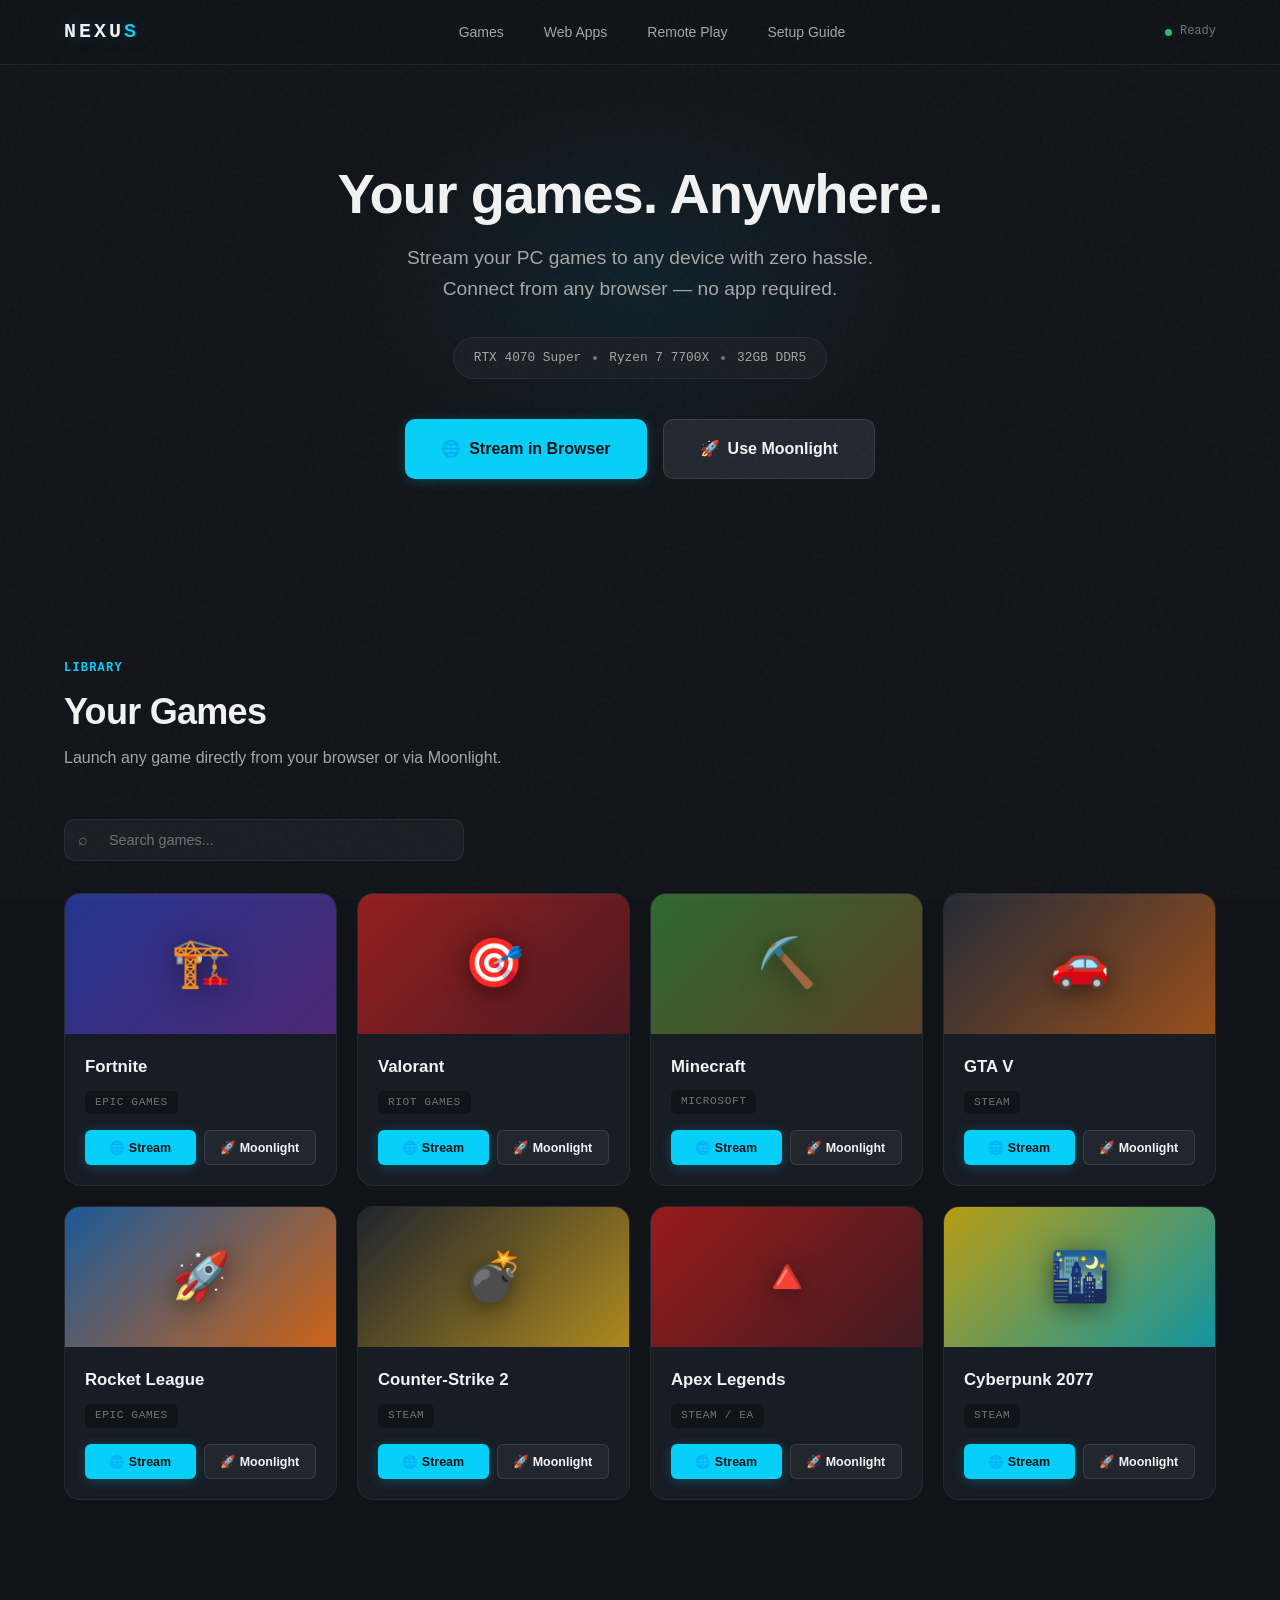
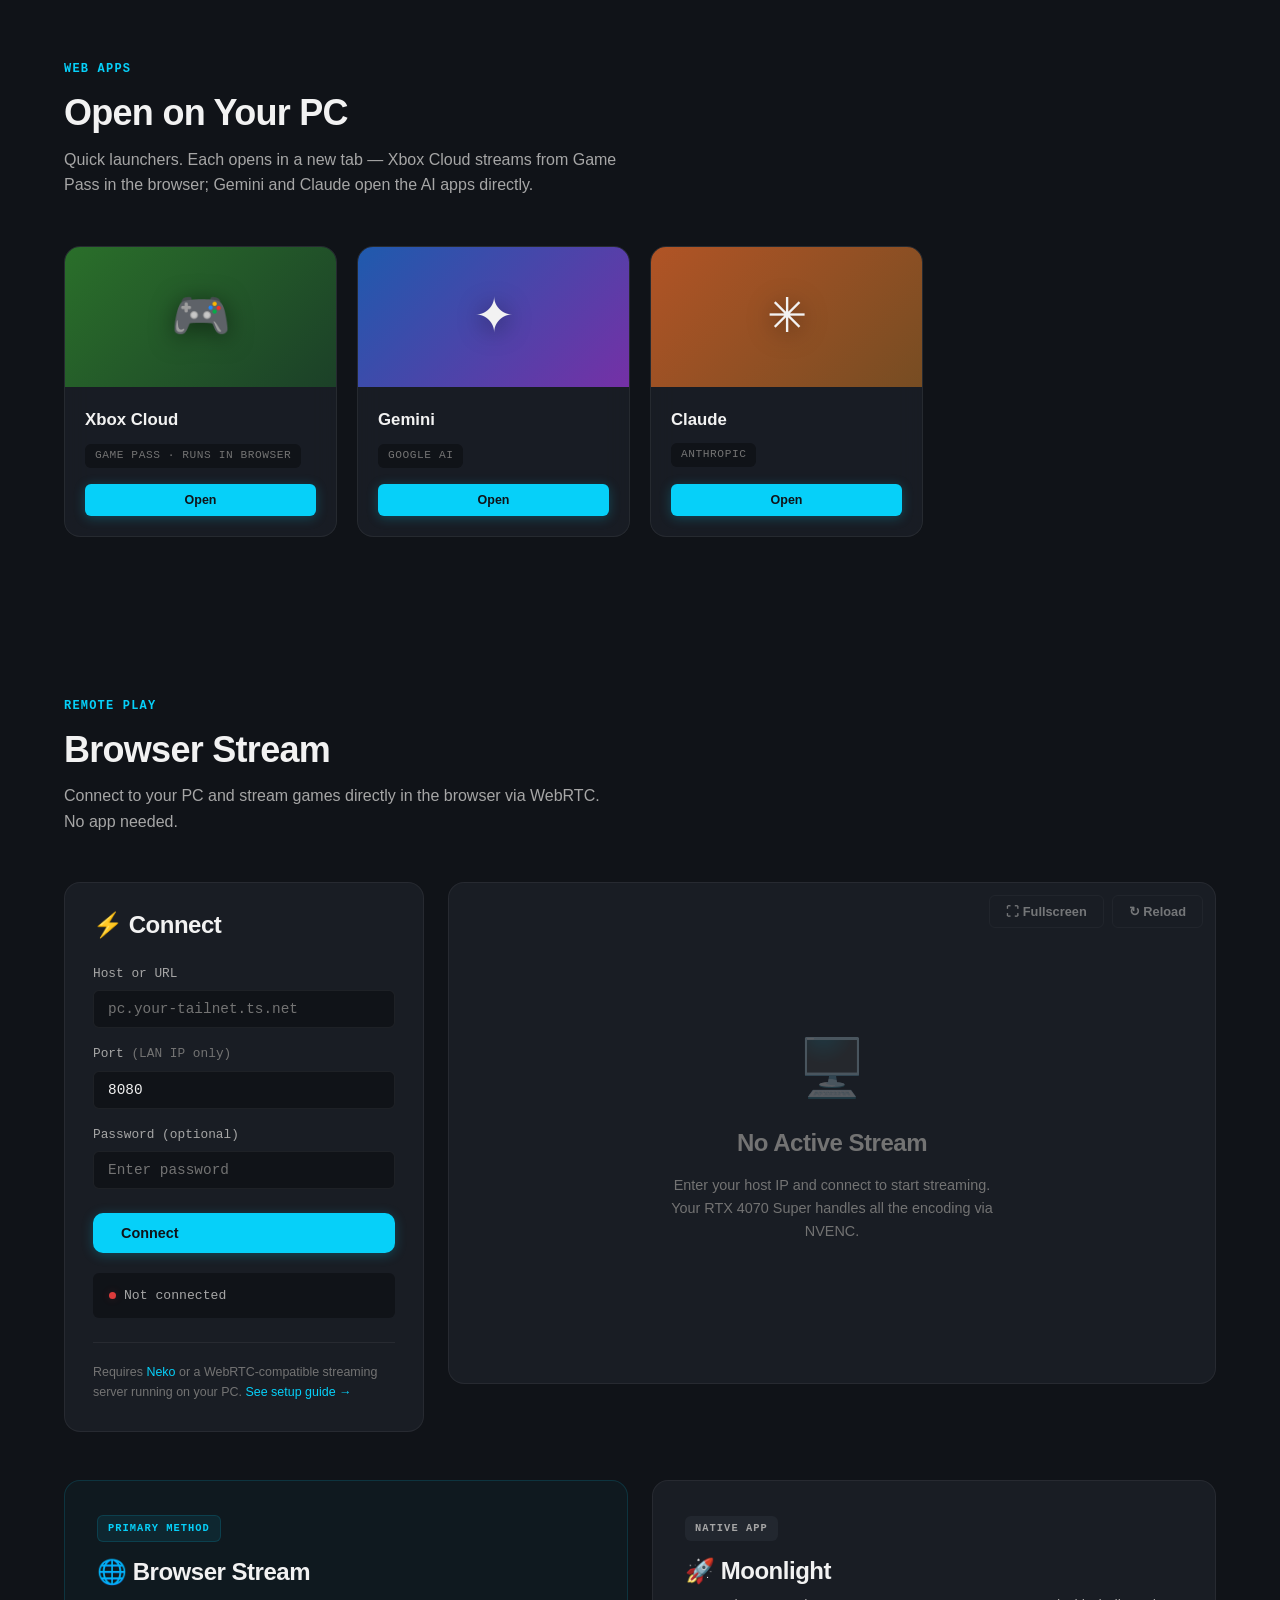
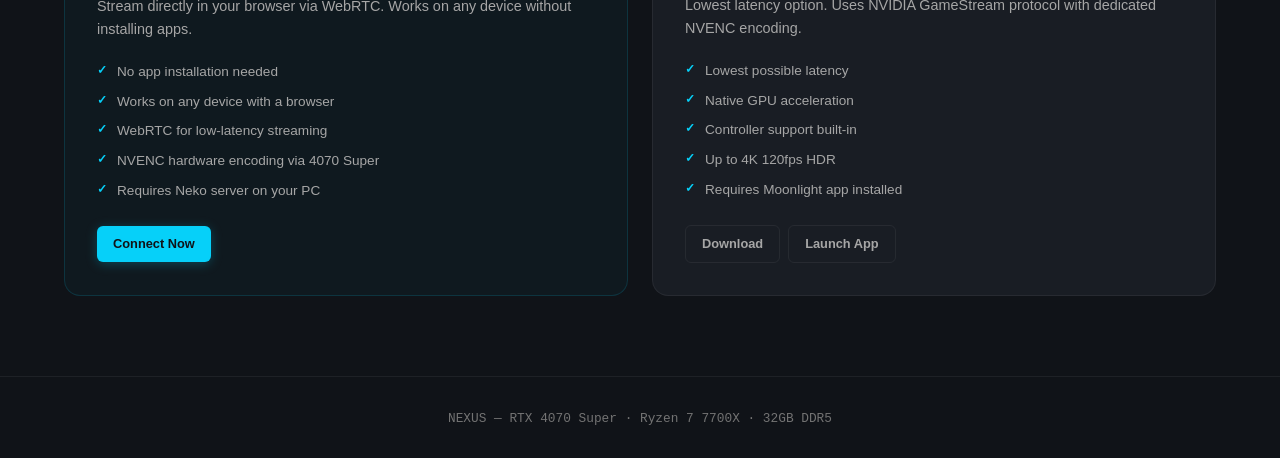
<file: index.html>
<!DOCTYPE html>
<html lang="en">
<head>
  <meta charset="UTF-8">
  <meta name="viewport" content="width=device-width, initial-scale=1.0">
  <meta name="description" content="NEXUS — Stream your PC games to any device. Browser-based game streaming powered by Sunshine + WebRTC.">
  <title>NEXUS — Game Streaming Portal</title>
  <link rel="stylesheet" href="styles.css">
  <link rel="icon" href="data:image/svg+xml,<svg xmlns='http://www.w3.org/2000/svg' viewBox='0 0 100 100'><text y='.9em' font-size='90'>🎮</text></svg>">
</head>
<body>

  <!-- Navigation -->
  <nav class="nav" id="nav">
    <div class="container nav-inner">
      <a href="#" target="_self" class="nav-logo">NEXU<span>S</span></a>
      <ul class="nav-links" id="navLinks">
        <li><a href="#games" target="_self">Games</a></li>
        <li><a href="#apps" target="_self">Web Apps</a></li>
        <li><a href="#stream" target="_self">Remote Play</a></li>
        <li><a href="setup-guide.html">Setup Guide</a></li>
      </ul>
      <div class="nav-status">
        <div class="status-dot" id="statusDot"></div>
        <span id="statusText">Ready</span>
      </div>
      <button class="nav-toggle" id="navToggle" aria-label="Toggle navigation">☰</button>
    </div>
  </nav>

  <!-- Hero -->
  <section class="hero" id="hero">
    <div class="container">
      <h1 class="hero-tagline">Your games. Anywhere.</h1>
      <p class="hero-subtitle">Stream your PC games to any device with zero hassle. Connect from any browser — no app required.</p>
      <div class="hero-specs">
        <span>RTX 4070 Super</span>
        <span class="spec-divider"></span>
        <span>Ryzen 7 7700X</span>
        <span class="spec-divider"></span>
        <span>32GB DDR5</span>
      </div>
      <div class="hero-actions">
        <a href="#stream" target="_self" class="btn btn-primary btn-lg">
          <span>🌐</span> Stream in Browser
        </a>
        <a href="#moonlight" target="_self" class="btn btn-secondary btn-lg">
          <span>🚀</span> Use Moonlight
        </a>
      </div>
    </div>
  </section>

  <!-- Games -->
  <section id="games">
    <div class="container">
      <div class="section-header">
        <div class="section-label">Library</div>
        <h2 class="section-title">Your Games</h2>
        <p class="section-desc">Launch any game directly from your browser or via Moonlight.</p>
      </div>
      <div class="search-bar">
        <span class="search-icon">⌕</span>
        <input type="text" id="gameSearch" placeholder="Search games...">
      </div>
      <div class="games-grid" id="gamesGrid">
        <!-- Rendered by JS -->
      </div>
    </div>
  </section>

  <!-- Web Apps -->
  <section id="apps">
    <div class="container">
      <div class="section-header">
        <div class="section-label">Web Apps</div>
        <h2 class="section-title">Open on Your PC</h2>
        <p class="section-desc">Quick launchers. Each opens in a new tab — Xbox Cloud streams from Game Pass in the browser; Gemini and Claude open the AI apps directly.</p>
      </div>
      <div class="games-grid" id="appsGrid">
        <!-- Rendered by JS -->
      </div>
    </div>
  </section>

  <!-- Remote Play / Stream -->
  <section class="stream-section" id="stream">
    <div class="container">
      <div class="section-header">
        <div class="section-label">Remote Play</div>
        <h2 class="section-title">Browser Stream</h2>
        <p class="section-desc">Connect to your PC and stream games directly in the browser via WebRTC. No app needed.</p>
      </div>

      <div class="stream-layout">
        <!-- Controls Panel -->
        <div class="stream-controls">
          <h3>⚡ Connect</h3>

          <div class="input-group">
            <label for="hostIp">Host or URL</label>
            <input type="text" id="hostIp" placeholder="pc.your-tailnet.ts.net">
          </div>
          <div class="input-group">
            <label for="hostPort">Port <span style="color: var(--text-tertiary); font-weight: 400;">(LAN IP only)</span></label>
            <input type="text" id="hostPort" placeholder="8080" value="8080">
          </div>

          <div class="input-group">
            <label for="streamPassword">Password (optional)</label>
            <input type="password" id="streamPassword" placeholder="Enter password">
          </div>

          <button class="btn btn-primary stream-connect-btn" id="connectBtn" onclick="toggleConnection()">
            <span class="btn-label">Connect</span>
            <span class="spinner"></span>
          </button>

          <button class="btn btn-danger stream-connect-btn" id="disconnectBtn" style="display:none" onclick="disconnect()">
            Disconnect
          </button>

          <div class="stream-status" id="streamStatus">
            <div class="status-dot offline"></div>
            <span>Not connected</span>
          </div>

          <div style="margin-top: 24px; padding-top: 20px; border-top: 1px solid var(--border-subtle);">
            <p style="font-size: 0.78rem; color: var(--text-tertiary); line-height: 1.6;">
              Requires <a href="https://github.com/m1k1o/neko" target="_blank" rel="noopener">Neko</a> or a WebRTC-compatible streaming server running on your PC. 
              <a href="setup-guide.html">See setup guide →</a>
            </p>
          </div>
        </div>

        <!-- Stream Viewport -->
        <div class="stream-viewport" id="streamViewport">
          <div class="stream-toolbar">
            <button class="btn btn-ghost btn-sm" onclick="goFullscreen()" title="Fill the screen with the portal (or the stream, when one is live)">⛶ Fullscreen</button>
            <button class="btn btn-ghost btn-sm" onclick="reloadStream()" title="Reload">↻ Reload</button>
          </div>
          <div class="stream-viewport-placeholder" id="streamPlaceholder">
            <div class="placeholder-icon">🖥️</div>
            <h3>No Active Stream</h3>
            <p>Enter your host IP and connect to start streaming. Your RTX 4070 Super handles all the encoding via NVENC.</p>
          </div>
          <iframe id="streamFrame" sandbox="allow-same-origin allow-scripts allow-forms" allowfullscreen></iframe>
        </div>
      </div>

      <!-- Streaming Methods -->
      <div class="methods-grid" id="moonlight">
        <!-- Browser Stream Card -->
        <div class="method-card recommended">
          <div class="method-badge primary">Primary Method</div>
          <h3>🌐 Browser Stream</h3>
          <p>Stream directly in your browser via WebRTC. Works on any device without installing apps.</p>
          <ul class="method-features">
            <li>No app installation needed</li>
            <li>Works on any device with a browser</li>
            <li>WebRTC for low-latency streaming</li>
            <li>NVENC hardware encoding via 4070 Super</li>
            <li>Requires Neko server on your PC</li>
          </ul>
          <a href="#stream" target="_self" class="btn btn-primary btn-sm">Connect Now</a>
        </div>

        <!-- Moonlight Card -->
        <div class="method-card">
          <div class="method-badge secondary">Native App</div>
          <h3>🚀 Moonlight</h3>
          <p>Lowest latency option. Uses NVIDIA GameStream protocol with dedicated NVENC encoding.</p>
          <ul class="method-features">
            <li>Lowest possible latency</li>
            <li>Native GPU acceleration</li>
            <li>Controller support built-in</li>
            <li>Up to 4K 120fps HDR</li>
            <li>Requires Moonlight app installed</li>
          </ul>
          <div class="download-links">
            <a href="https://moonlight-stream.org/" target="_blank" rel="noopener" class="btn btn-ghost btn-sm">Download</a>
            <button class="btn btn-ghost btn-sm" onclick="launchMoonlight()">Launch App</button>
          </div>
        </div>
      </div>
    </div>
  </section>

  <!-- Fullscreen Overlay -->
  <div class="stream-fullscreen" id="fullscreenOverlay">
    <button class="btn btn-ghost exit-fullscreen" onclick="exitFullscreen()">✕ Exit Fullscreen</button>
    <iframe id="fullscreenFrame" allowfullscreen></iframe>
  </div>

  <!-- Footer -->
  <footer class="footer">
    <div class="container">
      <p>NEXUS — RTX 4070 Super · Ryzen 7 7700X · 32GB DDR5</p>
    </div>
  </footer>

  <script src="app.js"></script>
</body>
</html>
</file>
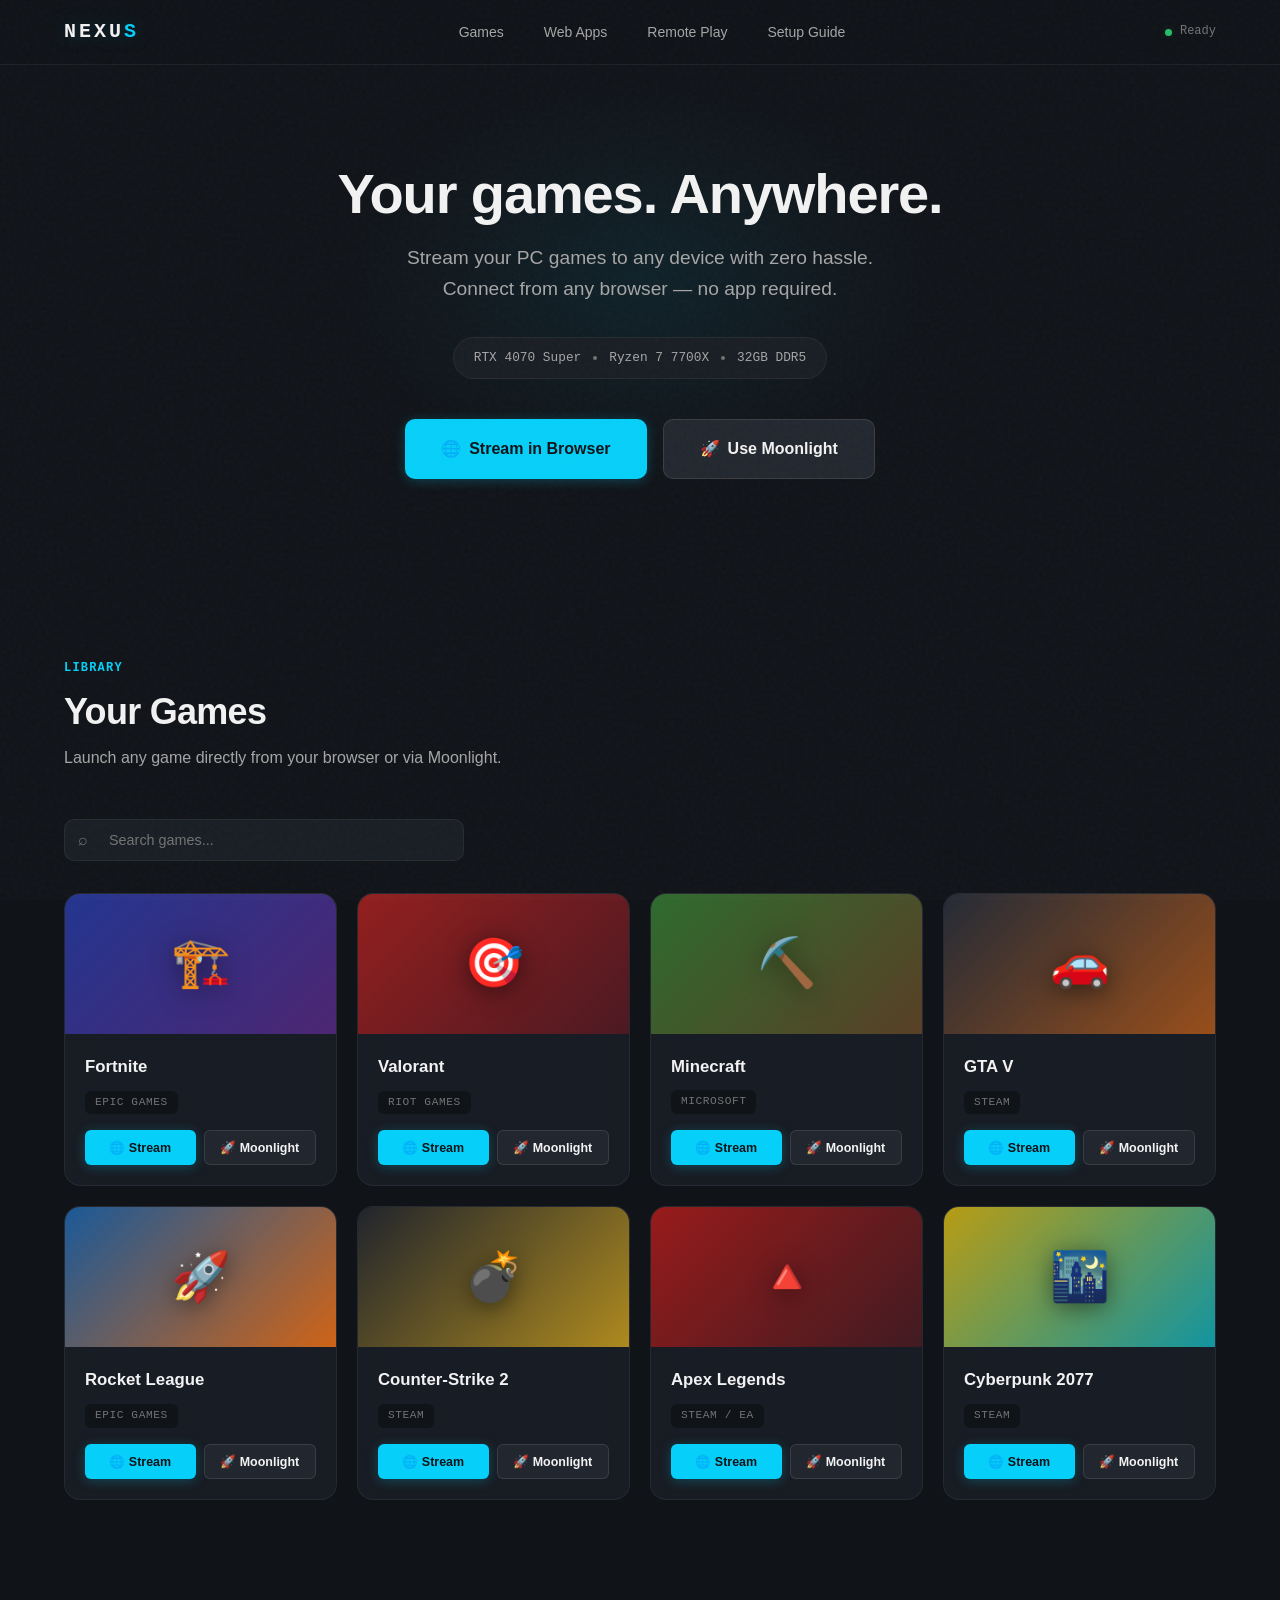
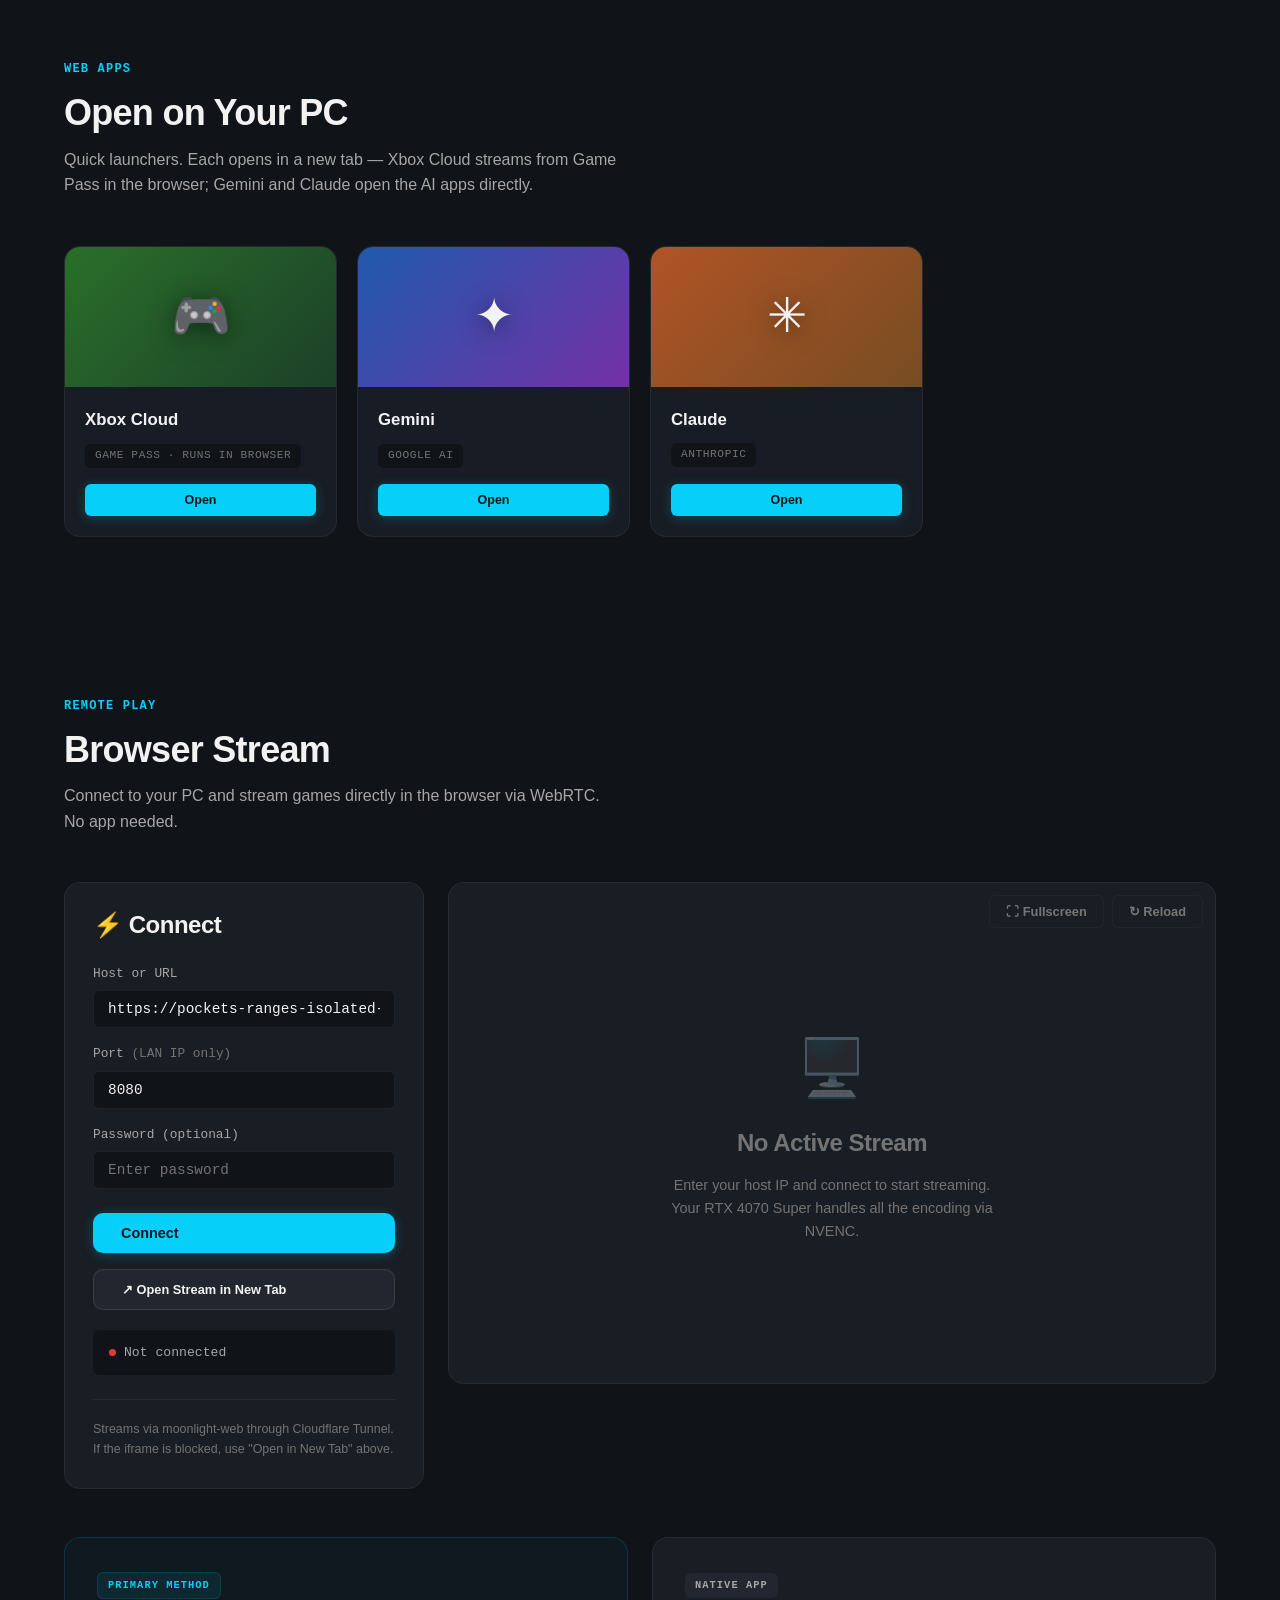
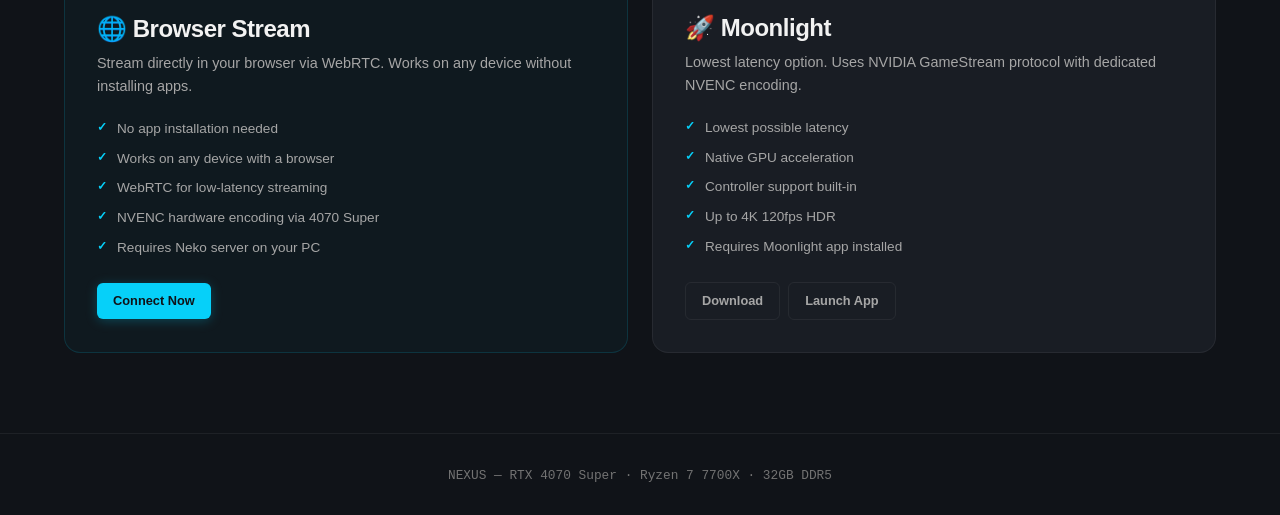
<file: nexus-inline.html>
<!DOCTYPE html>
<html lang="en">
<head>
  <meta charset="UTF-8">
  <meta name="viewport" content="width=device-width, initial-scale=1.0">
  <meta name="description" content="NEXUS — Stream your PC games to any device. Browser-based game streaming powered by Sunshine + WebRTC.">
  <title>NEXUS — Game Streaming Portal</title>
  <style>
/* ============================================
   NEXUS Gaming Portal — Design System
   ============================================ */

/* Fonts are intentionally NOT fetched from the network: this file must be
   fully self-contained so it renders when embedded on a locked-down network.
   The --font-sans / --font-mono stacks below fall back to the OS UI + mono
   faces, which are close enough and cost zero external requests. */

/* --- Custom Properties --- */
:root {
  --bg-primary: hsl(220, 20%, 8%);
  --bg-secondary: hsl(220, 18%, 12%);
  --bg-tertiary: hsl(220, 16%, 16%);
  --bg-elevated: hsl(220, 16%, 18%);

  --accent: hsl(190, 95%, 50%);
  --accent-dim: hsl(190, 80%, 35%);
  --accent-glow: hsla(190, 95%, 50%, 0.25);
  --accent-subtle: hsla(190, 95%, 50%, 0.08);

  --text-primary: hsl(0, 0%, 95%);
  --text-secondary: hsl(0, 0%, 65%);
  --text-tertiary: hsl(0, 0%, 45%);

  --success: hsl(145, 65%, 45%);
  --success-glow: hsla(145, 65%, 45%, 0.2);
  --warning: hsl(40, 90%, 55%);
  --danger: hsl(0, 70%, 55%);
  --danger-glow: hsla(0, 70%, 55%, 0.2);

  --border-subtle: hsla(0, 0%, 100%, 0.06);
  --border-light: hsla(0, 0%, 100%, 0.1);

  --radius-sm: 6px;
  --radius-md: 10px;
  --radius-lg: 16px;
  --radius-xl: 24px;

  --shadow-sm: 0 1px 3px hsla(0, 0%, 0%, 0.3);
  --shadow-md: 0 4px 16px hsla(0, 0%, 0%, 0.4);
  --shadow-lg: 0 8px 32px hsla(0, 0%, 0%, 0.5);
  --shadow-glow: 0 0 24px var(--accent-glow);

  --transition-fast: 150ms ease;
  --transition-base: 250ms ease;
  --transition-slow: 400ms ease;

  --font-sans: 'Inter', -apple-system, BlinkMacSystemFont, sans-serif;
  --font-mono: 'JetBrains Mono', 'Fira Code', monospace;
}

/* --- Reset & Base --- */
*, *::before, *::after {
  box-sizing: border-box;
  margin: 0;
  padding: 0;
}

html {
  scroll-behavior: smooth;
  -webkit-font-smoothing: antialiased;
  -moz-osx-font-smoothing: grayscale;
}

body {
  font-family: var(--font-sans);
  background-color: var(--bg-primary);
  color: var(--text-primary);
  line-height: 1.6;
  min-height: 100vh;
  overflow-x: hidden;
}

/* Subtle noise texture overlay */
body::before {
  content: '';
  position: fixed;
  inset: 0;
  background-image: url("data:image/svg+xml,%3Csvg viewBox='0 0 256 256' xmlns='http://www.w3.org/2000/svg'%3E%3Cfilter id='noise'%3E%3CfeTurbulence type='fractalNoise' baseFrequency='0.9' numOctaves='4' stitchTiles='stitch'/%3E%3C/filter%3E%3Crect width='100%25' height='100%25' filter='url(%23noise)' opacity='0.03'/%3E%3C/svg%3E");
  pointer-events: none;
  z-index: 9999;
}

a {
  color: var(--accent);
  text-decoration: none;
  transition: color var(--transition-fast);
}

a:hover {
  color: var(--text-primary);
}

img {
  max-width: 100%;
  display: block;
}

/* --- Typography --- */
h1, h2, h3, h4, h5, h6 {
  font-weight: 700;
  line-height: 1.2;
  letter-spacing: -0.02em;
}

h1 { font-size: clamp(2rem, 5vw, 3.5rem); }
h2 { font-size: clamp(1.5rem, 3vw, 2.25rem); }
h3 { font-size: clamp(1.15rem, 2vw, 1.5rem); }

.mono {
  font-family: var(--font-mono);
  letter-spacing: -0.03em;
}

/* --- Layout --- */
.container {
  width: 100%;
  max-width: 1200px;
  margin: 0 auto;
  padding: 0 24px;
}

section {
  padding: 80px 0;
}

/* --- Navigation --- */
.nav {
  position: fixed;
  top: 0;
  left: 0;
  right: 0;
  z-index: 1000;
  background: hsla(220, 20%, 8%, 0.85);
  backdrop-filter: blur(20px);
  -webkit-backdrop-filter: blur(20px);
  border-bottom: 1px solid var(--border-subtle);
  transition: background var(--transition-base);
}

.nav-inner {
  display: flex;
  align-items: center;
  justify-content: space-between;
  height: 64px;
}

.nav-logo {
  font-family: var(--font-mono);
  font-size: 1.25rem;
  font-weight: 800;
  letter-spacing: 0.15em;
  color: var(--text-primary);
  text-shadow: 0 0 20px var(--accent-glow);
}

.nav-logo span {
  color: var(--accent);
}

.nav-links {
  display: flex;
  align-items: center;
  gap: 8px;
  list-style: none;
}

.nav-links a {
  display: block;
  padding: 8px 16px;
  font-size: 0.875rem;
  font-weight: 500;
  color: var(--text-secondary);
  border-radius: var(--radius-sm);
  transition: all var(--transition-fast);
}

.nav-links a:hover {
  color: var(--text-primary);
  background: var(--accent-subtle);
}

.nav-status {
  display: flex;
  align-items: center;
  gap: 8px;
  font-size: 0.75rem;
  font-family: var(--font-mono);
  color: var(--text-tertiary);
}

.status-dot {
  width: 7px;
  height: 7px;
  border-radius: 50%;
  background: var(--success);
  box-shadow: 0 0 8px var(--success-glow);
  animation: pulse-dot 2s ease infinite;
}

.status-dot.offline {
  background: var(--danger);
  box-shadow: 0 0 8px var(--danger-glow);
}

.status-dot.connecting {
  background: var(--warning);
  animation: pulse-dot 0.8s ease infinite;
}

@keyframes pulse-dot {
  0%, 100% { opacity: 1; }
  50% { opacity: 0.4; }
}

/* Mobile nav toggle */
.nav-toggle {
  display: none;
  background: none;
  border: none;
  color: var(--text-secondary);
  font-size: 1.5rem;
  cursor: pointer;
  padding: 4px;
}

/* --- Hero --- */
.hero {
  padding: 160px 0 100px;
  text-align: center;
  position: relative;
}

.hero::after {
  content: '';
  position: absolute;
  top: 80px;
  left: 50%;
  transform: translateX(-50%);
  width: 600px;
  height: 400px;
  background: radial-gradient(ellipse, var(--accent-glow), transparent 70%);
  opacity: 0.3;
  pointer-events: none;
}

.hero-tagline {
  font-weight: 800;
  margin-bottom: 16px;
  position: relative;
  z-index: 1;
}

.hero-subtitle {
  font-size: clamp(1rem, 2vw, 1.2rem);
  color: var(--text-secondary);
  max-width: 520px;
  margin: 0 auto 32px;
  font-weight: 400;
  position: relative;
  z-index: 1;
}

.hero-specs {
  display: inline-flex;
  align-items: center;
  gap: 12px;
  padding: 10px 20px;
  background: var(--bg-secondary);
  border: 1px solid var(--border-subtle);
  border-radius: var(--radius-xl);
  font-family: var(--font-mono);
  font-size: 0.8rem;
  color: var(--text-secondary);
  margin-bottom: 40px;
  position: relative;
  z-index: 1;
}

.hero-specs .spec-divider {
  width: 4px;
  height: 4px;
  border-radius: 50%;
  background: var(--text-tertiary);
}

.hero-actions {
  display: flex;
  gap: 16px;
  justify-content: center;
  flex-wrap: wrap;
  position: relative;
  z-index: 1;
}

/* --- Buttons --- */
.btn {
  display: inline-flex;
  align-items: center;
  gap: 8px;
  padding: 12px 28px;
  font-family: var(--font-sans);
  font-size: 0.9rem;
  font-weight: 600;
  border-radius: var(--radius-md);
  border: none;
  cursor: pointer;
  transition: all var(--transition-base);
  text-decoration: none;
  white-space: nowrap;
}

.btn:active {
  transform: scale(0.97);
}

.btn-primary {
  background: var(--accent);
  color: hsl(220, 20%, 8%);
  box-shadow: 0 2px 12px var(--accent-glow);
}

.btn-primary:hover {
  background: hsl(190, 95%, 58%);
  box-shadow: 0 4px 24px var(--accent-glow);
  color: hsl(220, 20%, 8%);
  transform: translateY(-1px);
}

.btn-secondary {
  background: var(--bg-tertiary);
  color: var(--text-primary);
  border: 1px solid var(--border-light);
}

.btn-secondary:hover {
  background: var(--bg-elevated);
  border-color: var(--accent-dim);
  color: var(--text-primary);
  transform: translateY(-1px);
}

.btn-ghost {
  background: transparent;
  color: var(--text-secondary);
  border: 1px solid var(--border-subtle);
  padding: 8px 16px;
  font-size: 0.8rem;
}

.btn-ghost:hover {
  color: var(--text-primary);
  border-color: var(--border-light);
  background: var(--accent-subtle);
}

.btn-danger {
  background: var(--danger);
  color: white;
}

.btn-danger:hover {
  background: hsl(0, 70%, 62%);
  box-shadow: 0 4px 24px var(--danger-glow);
}

.btn-sm {
  padding: 8px 16px;
  font-size: 0.8rem;
  border-radius: var(--radius-sm);
}

.btn-lg {
  padding: 16px 36px;
  font-size: 1rem;
}

/* --- Section Headers --- */
.section-header {
  margin-bottom: 48px;
}

.section-label {
  font-family: var(--font-mono);
  font-size: 0.75rem;
  font-weight: 600;
  text-transform: uppercase;
  letter-spacing: 0.1em;
  color: var(--accent);
  margin-bottom: 12px;
}

.section-title {
  margin-bottom: 12px;
}

.section-desc {
  color: var(--text-secondary);
  max-width: 560px;
  font-size: 1rem;
}

/* --- Game Cards --- */
.games-grid {
  display: grid;
  grid-template-columns: repeat(auto-fill, minmax(270px, 1fr));
  gap: 20px;
}

.game-card {
  background: hsla(220, 18%, 14%, 0.7);
  backdrop-filter: blur(12px);
  -webkit-backdrop-filter: blur(12px);
  border: 1px solid var(--border-subtle);
  border-radius: var(--radius-lg);
  overflow: hidden;
  transition: all var(--transition-base);
  cursor: default;
}

.game-card:hover {
  border-color: hsla(190, 95%, 50%, 0.15);
  box-shadow: 0 8px 32px hsla(0, 0%, 0%, 0.4), inset 0 1px 0 hsla(0, 0%, 100%, 0.04);
  transform: translateY(-4px);
}

.game-card-banner {
  height: 140px;
  position: relative;
  display: flex;
  align-items: center;
  justify-content: center;
  overflow: hidden;
}

.game-card-banner .game-icon {
  font-size: 3rem;
  position: relative;
  z-index: 1;
  filter: drop-shadow(0 4px 12px hsla(0,0%,0%,0.5));
}

.game-card-body {
  padding: 20px;
}

.game-card-title {
  font-size: 1.05rem;
  font-weight: 700;
  margin-bottom: 6px;
}

.game-card-platform {
  display: inline-flex;
  align-items: center;
  gap: 4px;
  font-family: var(--font-mono);
  font-size: 0.7rem;
  font-weight: 500;
  color: var(--text-tertiary);
  background: var(--bg-primary);
  padding: 3px 10px;
  border-radius: var(--radius-sm);
  margin-bottom: 16px;
  text-transform: uppercase;
  letter-spacing: 0.05em;
}

.game-card-actions {
  display: flex;
  gap: 8px;
}

.game-card-actions .btn {
  flex: 1;
  justify-content: center;
  font-size: 0.78rem;
  padding: 9px 12px;
}

/* --- Stream Panel --- */
.stream-section {
  position: relative;
}

.stream-layout {
  display: grid;
  grid-template-columns: 360px 1fr;
  gap: 24px;
  align-items: start;
}

.stream-controls {
  background: var(--bg-secondary);
  border: 1px solid var(--border-subtle);
  border-radius: var(--radius-lg);
  padding: 28px;
  position: sticky;
  top: 88px;
}

.stream-controls h3 {
  margin-bottom: 24px;
  display: flex;
  align-items: center;
  gap: 10px;
}

.input-group {
  margin-bottom: 16px;
}

.input-group label {
  display: block;
  font-size: 0.8rem;
  font-weight: 500;
  color: var(--text-secondary);
  margin-bottom: 6px;
  font-family: var(--font-mono);
}

.input-group input {
  width: 100%;
  padding: 10px 14px;
  background: var(--bg-primary);
  border: 1px solid var(--border-subtle);
  border-radius: var(--radius-sm);
  color: var(--text-primary);
  font-family: var(--font-mono);
  font-size: 0.9rem;
  transition: border-color var(--transition-fast);
  outline: none;
}

.input-group input:focus {
  border-color: var(--accent-dim);
  box-shadow: 0 0 0 3px var(--accent-glow);
}

.input-group input::placeholder {
  color: var(--text-tertiary);
}

.input-row {
  display: grid;
  grid-template-columns: 2fr 1fr;
  gap: 12px;
}

.stream-connect-btn {
  width: 100%;
  margin-top: 8px;
}

.stream-status {
  display: flex;
  align-items: center;
  gap: 8px;
  margin-top: 20px;
  padding: 12px 16px;
  background: var(--bg-primary);
  border-radius: var(--radius-sm);
  font-size: 0.82rem;
  font-family: var(--font-mono);
  color: var(--text-secondary);
}

.stream-status.connected {
  border: 1px solid hsla(145, 65%, 45%, 0.2);
  color: var(--success);
}

.stream-status.error {
  border: 1px solid hsla(0, 70%, 55%, 0.2);
  color: var(--danger);
}

.stream-viewport {
  background: var(--bg-secondary);
  border: 1px solid var(--border-subtle);
  border-radius: var(--radius-lg);
  overflow: hidden;
  position: relative;
  min-height: 500px;
}

.stream-viewport-placeholder {
  display: flex;
  flex-direction: column;
  align-items: center;
  justify-content: center;
  min-height: 500px;
  color: var(--text-tertiary);
  gap: 16px;
  padding: 40px;
  text-align: center;
}

.stream-viewport-placeholder .placeholder-icon {
  font-size: 3.5rem;
  opacity: 0.3;
}

.stream-viewport-placeholder p {
  max-width: 340px;
  font-size: 0.9rem;
  line-height: 1.6;
}

.stream-viewport iframe {
  width: 100%;
  height: 100%;
  min-height: 500px;
  border: none;
  display: none;
}

.stream-viewport iframe.active {
  display: block;
}

.stream-toolbar {
  position: absolute;
  top: 12px;
  right: 12px;
  display: flex;
  gap: 8px;
  z-index: 10;
  /* Always visible: hover-only controls are undiscoverable, and unreachable
     entirely on touch devices. */
  opacity: 0.65;
  transition: opacity var(--transition-fast);
}

.stream-viewport:hover .stream-toolbar,
.stream-toolbar:focus-within {
  opacity: 1;
}

/* --- Methods (Moonlight / Browser) --- */
.methods-grid {
  display: grid;
  grid-template-columns: 1fr 1fr;
  gap: 24px;
  margin-top: 48px;
}

.method-card {
  background: var(--bg-secondary);
  border: 1px solid var(--border-subtle);
  border-radius: var(--radius-lg);
  padding: 32px;
  transition: all var(--transition-base);
}

.method-card:hover {
  border-color: var(--border-light);
}

.method-card.recommended {
  border-color: hsla(190, 95%, 50%, 0.15);
  background: hsla(190, 95%, 50%, 0.03);
}

.method-badge {
  display: inline-block;
  font-family: var(--font-mono);
  font-size: 0.65rem;
  font-weight: 700;
  text-transform: uppercase;
  letter-spacing: 0.1em;
  padding: 4px 10px;
  border-radius: var(--radius-sm);
  margin-bottom: 16px;
}

.method-badge.primary {
  background: var(--accent-subtle);
  color: var(--accent);
  border: 1px solid hsla(190, 95%, 50%, 0.15);
}

.method-badge.secondary {
  background: var(--bg-tertiary);
  color: var(--text-secondary);
}

.method-card h3 {
  margin-bottom: 8px;
}

.method-card p {
  color: var(--text-secondary);
  font-size: 0.9rem;
  margin-bottom: 20px;
}

.method-features {
  list-style: none;
  margin-bottom: 24px;
}

.method-features li {
  position: relative;
  padding-left: 20px;
  font-size: 0.85rem;
  color: var(--text-secondary);
  margin-bottom: 8px;
}

.method-features li::before {
  content: '✓';
  position: absolute;
  left: 0;
  color: var(--accent);
  font-weight: 700;
  font-size: 0.75rem;
}

.download-links {
  display: flex;
  flex-wrap: wrap;
  gap: 8px;
}

/* --- Search Bar --- */
.search-bar {
  position: relative;
  margin-bottom: 32px;
  max-width: 400px;
}

.search-bar input {
  width: 100%;
  padding: 12px 16px 12px 44px;
  background: var(--bg-secondary);
  border: 1px solid var(--border-subtle);
  border-radius: var(--radius-md);
  color: var(--text-primary);
  font-family: var(--font-sans);
  font-size: 0.9rem;
  outline: none;
  transition: all var(--transition-fast);
}

.search-bar input:focus {
  border-color: var(--accent-dim);
  box-shadow: 0 0 0 3px var(--accent-glow);
}

.search-bar input::placeholder {
  color: var(--text-tertiary);
}

.search-bar .search-icon {
  position: absolute;
  left: 14px;
  top: 50%;
  transform: translateY(-50%);
  color: var(--text-tertiary);
  font-size: 1rem;
  pointer-events: none;
}

/* --- Footer --- */
.footer {
  padding: 32px 0;
  border-top: 1px solid var(--border-subtle);
  text-align: center;
}

.footer p {
  font-size: 0.8rem;
  font-family: var(--font-mono);
  color: var(--text-tertiary);
}

/* --- Fullscreen Stream --- */
.stream-fullscreen {
  position: fixed;
  inset: 0;
  z-index: 10000;
  background: black;
  display: none;
}

.stream-fullscreen.active {
  display: block;
}

.stream-fullscreen iframe {
  width: 100%;
  height: 100%;
  border: none;
}

.stream-fullscreen .exit-fullscreen {
  position: absolute;
  top: 16px;
  right: 16px;
  z-index: 10001;
  opacity: 0;
  transition: opacity var(--transition-fast);
}

.stream-fullscreen:hover .exit-fullscreen {
  opacity: 1;
}

/* --- Animations --- */
@keyframes fade-in-up {
  from {
    opacity: 0;
    transform: translateY(20px);
  }
  to {
    opacity: 1;
    transform: translateY(0);
  }
}

.animate-in {
  animation: fade-in-up 0.6s ease forwards;
  opacity: 0;
}

.animate-in:nth-child(1) { animation-delay: 0.05s; }
.animate-in:nth-child(2) { animation-delay: 0.1s; }
.animate-in:nth-child(3) { animation-delay: 0.15s; }
.animate-in:nth-child(4) { animation-delay: 0.2s; }
.animate-in:nth-child(5) { animation-delay: 0.25s; }
.animate-in:nth-child(6) { animation-delay: 0.3s; }
.animate-in:nth-child(7) { animation-delay: 0.35s; }
.animate-in:nth-child(8) { animation-delay: 0.4s; }

/* --- Loading Spinner --- */
.spinner {
  width: 18px;
  height: 18px;
  border: 2px solid transparent;
  border-top-color: currentColor;
  border-radius: 50%;
  animation: spin 0.7s linear infinite;
  display: none;
}

.btn.loading .spinner {
  display: inline-block;
}

.btn.loading .btn-label {
  display: none;
}

@keyframes spin {
  to { transform: rotate(360deg); }
}

/* --- Setup Guide Styles --- */
.guide-content {
  max-width: 760px;
  margin: 0 auto;
  padding-top: 100px;
}

.guide-step {
  background: var(--bg-secondary);
  border: 1px solid var(--border-subtle);
  border-radius: var(--radius-lg);
  padding: 32px;
  margin-bottom: 24px;
  position: relative;
}

.guide-step-number {
  position: absolute;
  top: -12px;
  left: 24px;
  background: var(--accent);
  color: var(--bg-primary);
  font-family: var(--font-mono);
  font-size: 0.75rem;
  font-weight: 700;
  padding: 4px 14px;
  border-radius: var(--radius-sm);
}

.guide-step h3 {
  margin-bottom: 12px;
  margin-top: 4px;
}

.guide-step p,
.guide-step li {
  color: var(--text-secondary);
  font-size: 0.9rem;
  line-height: 1.7;
}

.guide-step ul {
  list-style: none;
  padding: 0;
}

.guide-step ul li {
  padding-left: 20px;
  position: relative;
  margin-bottom: 6px;
}

.guide-step ul li::before {
  content: '›';
  position: absolute;
  left: 0;
  color: var(--accent);
  font-weight: 700;
}

.guide-step code {
  display: block;
  background: var(--bg-primary);
  padding: 16px 20px;
  border-radius: var(--radius-sm);
  font-family: var(--font-mono);
  font-size: 0.82rem;
  color: var(--accent);
  margin: 16px 0;
  overflow-x: auto;
  border: 1px solid var(--border-subtle);
  white-space: pre-wrap;
  word-break: break-all;
}

.guide-step .inline-code {
  display: inline;
  padding: 2px 8px;
  font-size: 0.82rem;
  margin: 0;
}

.back-link {
  display: inline-flex;
  align-items: center;
  gap: 6px;
  margin-bottom: 32px;
  font-size: 0.9rem;
  color: var(--text-secondary);
}

.back-link:hover {
  color: var(--accent);
}

/* --- Responsive --- */
@media (max-width: 900px) {
  .stream-layout {
    grid-template-columns: 1fr;
  }

  .stream-controls {
    position: static;
  }

  .methods-grid {
    grid-template-columns: 1fr;
  }
}

@media (max-width: 768px) {
  .nav-links {
    display: none;
    position: absolute;
    top: 64px;
    left: 0;
    right: 0;
    flex-direction: column;
    background: hsla(220, 20%, 8%, 0.95);
    backdrop-filter: blur(20px);
    -webkit-backdrop-filter: blur(20px);
    border-bottom: 1px solid var(--border-subtle);
    padding: 16px;
    gap: 4px;
  }

  .nav-links.open {
    display: flex;
  }

  .nav-toggle {
    display: block;
  }

  .nav-status {
    display: none;
  }

  section {
    padding: 60px 0;
  }

  .hero {
    padding: 120px 0 60px;
  }

  .hero-specs {
    flex-wrap: wrap;
    justify-content: center;
    font-size: 0.7rem;
    gap: 6px;
  }

  .games-grid {
    grid-template-columns: 1fr;
  }

  .input-row {
    grid-template-columns: 1fr;
  }
}

</style>
  <link rel="icon" href="data:image/svg+xml,<svg xmlns='http://www.w3.org/2000/svg' viewBox='0 0 100 100'><text y='.9em' font-size='90'>🎮</text></svg>">
</head>
<body>

  <!-- Navigation -->
  <nav class="nav" id="nav">
    <div class="container nav-inner">
      <a href="#" target="_self" class="nav-logo">NEXU<span>S</span></a>
      <ul class="nav-links" id="navLinks">
        <li><a href="#games" target="_self">Games</a></li>
        <li><a href="#apps" target="_self">Web Apps</a></li>
        <li><a href="#stream" target="_self">Remote Play</a></li>
        <li><a href="setup-guide.html">Setup Guide</a></li>
      </ul>
      <div class="nav-status">
        <div class="status-dot" id="statusDot"></div>
        <span id="statusText">Ready</span>
      </div>
      <button class="nav-toggle" id="navToggle" aria-label="Toggle navigation">☰</button>
    </div>
  </nav>

  <!-- Hero -->
  <section class="hero" id="hero">
    <div class="container">
      <h1 class="hero-tagline">Your games. Anywhere.</h1>
      <p class="hero-subtitle">Stream your PC games to any device with zero hassle. Connect from any browser — no app required.</p>
      <div class="hero-specs">
        <span>RTX 4070 Super</span>
        <span class="spec-divider"></span>
        <span>Ryzen 7 7700X</span>
        <span class="spec-divider"></span>
        <span>32GB DDR5</span>
      </div>
      <div class="hero-actions">
        <a href="#stream" target="_self" class="btn btn-primary btn-lg">
          <span>🌐</span> Stream in Browser
        </a>
        <a href="#moonlight" target="_self" class="btn btn-secondary btn-lg">
          <span>🚀</span> Use Moonlight
        </a>
      </div>
    </div>
  </section>

  <!-- Games -->
  <section id="games">
    <div class="container">
      <div class="section-header">
        <div class="section-label">Library</div>
        <h2 class="section-title">Your Games</h2>
        <p class="section-desc">Launch any game directly from your browser or via Moonlight.</p>
      </div>
      <div class="search-bar">
        <span class="search-icon">⌕</span>
        <input type="text" id="gameSearch" placeholder="Search games...">
      </div>
      <div class="games-grid" id="gamesGrid">
        <!-- Rendered by JS -->
      </div>
    </div>
  </section>

  <!-- Web Apps -->
  <section id="apps">
    <div class="container">
      <div class="section-header">
        <div class="section-label">Web Apps</div>
        <h2 class="section-title">Open on Your PC</h2>
        <p class="section-desc">Quick launchers. Each opens in a new tab — Xbox Cloud streams from Game Pass in the browser; Gemini and Claude open the AI apps directly.</p>
      </div>
      <div class="games-grid" id="appsGrid">
        <!-- Rendered by JS -->
      </div>
    </div>
  </section>

  <!-- Remote Play / Stream -->
  <section class="stream-section" id="stream">
    <div class="container">
      <div class="section-header">
        <div class="section-label">Remote Play</div>
        <h2 class="section-title">Browser Stream</h2>
        <p class="section-desc">Connect to your PC and stream games directly in the browser via WebRTC. No app needed.</p>
      </div>

      <div class="stream-layout">
        <!-- Controls Panel -->
        <div class="stream-controls">
          <h3>⚡ Connect</h3>

          <div class="input-group">
            <label for="hostIp">Host or URL</label>
            <input type="text" id="hostIp" placeholder="pc.your-tailnet.ts.net" value="https://pockets-ranges-isolated-charlotte.trycloudflare.com">
          </div>
          <div class="input-group">
            <label for="hostPort">Port <span style="color: var(--text-tertiary); font-weight: 400;">(LAN IP only)</span></label>
            <input type="text" id="hostPort" placeholder="8080" value="8080">
          </div>

          <div class="input-group">
            <label for="streamPassword">Password (optional)</label>
            <input type="password" id="streamPassword" placeholder="Enter password">
          </div>

          <button class="btn btn-primary stream-connect-btn" id="connectBtn" onclick="toggleConnection()">
            <span class="btn-label">Connect</span>
            <span class="spinner"></span>
          </button>

          <button class="btn btn-danger stream-connect-btn" id="disconnectBtn" style="display:none" onclick="disconnect()">
            Disconnect
          </button>

          <div style="margin-top: 8px;">
            <button class="btn btn-secondary stream-connect-btn" onclick="openInNewTab()" style="font-size: 0.8rem;">
              ↗ Open Stream in New Tab
            </button>
          </div>

          <div class="stream-status" id="streamStatus">
            <div class="status-dot offline"></div>
            <span>Not connected</span>
          </div>

          <div style="margin-top: 24px; padding-top: 20px; border-top: 1px solid var(--border-subtle);">
            <p style="font-size: 0.78rem; color: var(--text-tertiary); line-height: 1.6;">
              Streams via moonlight-web through Cloudflare Tunnel.
              If the iframe is blocked, use "Open in New Tab" above.
            </p>
          </div>
        </div>

        <!-- Stream Viewport -->
        <div class="stream-viewport" id="streamViewport">
          <div class="stream-toolbar">
            <button class="btn btn-ghost btn-sm" onclick="goFullscreen()" title="Fill the screen with the portal (or the stream, when one is live)">⛶ Fullscreen</button>
            <button class="btn btn-ghost btn-sm" onclick="reloadStream()" title="Reload">↻ Reload</button>
          </div>
          <div class="stream-viewport-placeholder" id="streamPlaceholder">
            <div class="placeholder-icon">🖥️</div>
            <h3>No Active Stream</h3>
            <p>Enter your host IP and connect to start streaming. Your RTX 4070 Super handles all the encoding via NVENC.</p>
          </div>
          <iframe id="streamFrame" sandbox="allow-same-origin allow-scripts allow-forms" allowfullscreen></iframe>
        </div>
      </div>

      <!-- Streaming Methods -->
      <div class="methods-grid" id="moonlight">
        <!-- Browser Stream Card -->
        <div class="method-card recommended">
          <div class="method-badge primary">Primary Method</div>
          <h3>🌐 Browser Stream</h3>
          <p>Stream directly in your browser via WebRTC. Works on any device without installing apps.</p>
          <ul class="method-features">
            <li>No app installation needed</li>
            <li>Works on any device with a browser</li>
            <li>WebRTC for low-latency streaming</li>
            <li>NVENC hardware encoding via 4070 Super</li>
            <li>Requires Neko server on your PC</li>
          </ul>
          <a href="#stream" target="_self" class="btn btn-primary btn-sm">Connect Now</a>
        </div>

        <!-- Moonlight Card -->
        <div class="method-card">
          <div class="method-badge secondary">Native App</div>
          <h3>🚀 Moonlight</h3>
          <p>Lowest latency option. Uses NVIDIA GameStream protocol with dedicated NVENC encoding.</p>
          <ul class="method-features">
            <li>Lowest possible latency</li>
            <li>Native GPU acceleration</li>
            <li>Controller support built-in</li>
            <li>Up to 4K 120fps HDR</li>
            <li>Requires Moonlight app installed</li>
          </ul>
          <div class="download-links">
            <a href="https://moonlight-stream.org/" target="_blank" rel="noopener" class="btn btn-ghost btn-sm">Download</a>
            <button class="btn btn-ghost btn-sm" onclick="launchMoonlight()">Launch App</button>
          </div>
        </div>
      </div>
    </div>
  </section>

  <!-- Fullscreen Overlay -->
  <div class="stream-fullscreen" id="fullscreenOverlay">
    <button class="btn btn-ghost exit-fullscreen" onclick="exitFullscreen()">✕ Exit Fullscreen</button>
    <iframe id="fullscreenFrame" allowfullscreen></iframe>
  </div>

  <!-- Footer -->
  <footer class="footer">
    <div class="container">
      <p>NEXUS — RTX 4070 Super · Ryzen 7 7700X · 32GB DDR5</p>
    </div>
  </footer>

  <script>
// ============================================
// NEXUS Gaming Portal — Application Logic
// ============================================

// --- Game Library Data ---
const GAMES = [
  {
    id: 'fortnite',
    title: 'Fortnite',
    platform: 'Epic Games',
    icon: '🏗️',
    gradient: 'linear-gradient(135deg, hsl(230, 60%, 35%), hsl(270, 50%, 30%))',
    moonlightApp: 'Fortnite',
  },
  {
    id: 'valorant',
    title: 'Valorant',
    platform: 'Riot Games',
    icon: '🎯',
    gradient: 'linear-gradient(135deg, hsl(0, 65%, 35%), hsl(350, 50%, 20%))',
    moonlightApp: 'Valorant',
  },
  {
    id: 'minecraft',
    title: 'Minecraft',
    platform: 'Microsoft',
    icon: '⛏️',
    gradient: 'linear-gradient(135deg, hsl(120, 40%, 30%), hsl(30, 40%, 25%))',
    moonlightApp: 'Minecraft Launcher',
  },
  {
    id: 'gtav',
    title: 'GTA V',
    platform: 'Steam',
    icon: '🚗',
    gradient: 'linear-gradient(135deg, hsl(220, 20%, 18%), hsl(25, 70%, 35%))',
    moonlightApp: 'Grand Theft Auto V',
  },
  {
    id: 'rocket-league',
    title: 'Rocket League',
    platform: 'Epic Games',
    icon: '🚀',
    gradient: 'linear-gradient(135deg, hsl(210, 70%, 35%), hsl(25, 80%, 45%))',
    moonlightApp: 'Rocket League',
  },
  {
    id: 'cs2',
    title: 'Counter-Strike 2',
    platform: 'Steam',
    icon: '💣',
    gradient: 'linear-gradient(135deg, hsl(220, 15%, 15%), hsl(45, 70%, 40%))',
    moonlightApp: 'Counter-Strike 2',
  },
  {
    id: 'apex',
    title: 'Apex Legends',
    platform: 'Steam / EA',
    icon: '🔺',
    gradient: 'linear-gradient(135deg, hsl(0, 70%, 35%), hsl(350, 40%, 18%))',
    moonlightApp: 'Apex Legends',
  },
  {
    id: 'cyberpunk',
    title: 'Cyberpunk 2077',
    platform: 'Steam',
    icon: '🌃',
    gradient: 'linear-gradient(135deg, hsl(50, 80%, 40%), hsl(185, 80%, 35%))',
    moonlightApp: 'Cyberpunk 2077',
  },
];

// --- Web Apps (opened in a new tab — none of these allow framing) ---
const WEB_APPS = [
  {
    title: 'Xbox Cloud',
    subtitle: 'Game Pass · runs in browser',
    url: 'https://www.xbox.com/play',
    icon: '🎮',
    gradient: 'linear-gradient(135deg, hsl(120, 45%, 30%), hsl(140, 40%, 18%))',
  },
  {
    title: 'Gemini',
    subtitle: 'Google AI',
    url: 'https://gemini.google.com/',
    icon: '✦',
    gradient: 'linear-gradient(135deg, hsl(215, 70%, 40%), hsl(275, 55%, 42%))',
  },
  {
    title: 'Claude',
    subtitle: 'Anthropic',
    url: 'https://claude.ai/',
    icon: '✳',
    gradient: 'linear-gradient(135deg, hsl(20, 65%, 42%), hsl(30, 55%, 30%))',
  },
];

// --- State ---
let streamConnected = false;
let currentStreamUrl = '';

// --- DOM Ready ---
document.addEventListener('DOMContentLoaded', () => {
  renderGames(GAMES);
  renderApps();
  setupSearch();
  setupMobileNav();
  setupScrollAnimations();
});

// --- Render Web Apps ---
function renderApps() {
  const grid = document.getElementById('appsGrid');
  if (!grid) return;

  grid.innerHTML = WEB_APPS.map((app, i) => `
    <div class="game-card animate-in" style="animation-delay: ${i * 0.05}s">
      <div class="game-card-banner" style="background: ${app.gradient}">
        <span class="game-icon">${app.icon}</span>
      </div>
      <div class="game-card-body">
        <div class="game-card-title">${app.title}</div>
        <div class="game-card-platform">${app.subtitle}</div>
        <div class="game-card-actions">
          <button class="btn btn-primary btn-sm" onclick="openApp('${app.url}')">
            Open
          </button>
        </div>
      </div>
    </div>
  `).join('');
}

// Opens the site in a new top-level tab. When you're viewing the portal through
// the streamed desktop, do this inside the stream — the site then runs on your
// PC, where it isn't blocked. (Neither Gemini nor Claude allows framing, so
// they can't be embedded in the portal itself.)
function openApp(url) {
  window.open(url, '_blank', 'noopener');
}

// --- Render Games ---
function renderGames(games) {
  const grid = document.getElementById('gamesGrid');
  if (!grid) return;

  if (games.length === 0) {
    grid.innerHTML = `
      <div style="grid-column: 1 / -1; text-align: center; padding: 60px 20px; color: var(--text-tertiary);">
        <p style="font-size: 1.1rem; margin-bottom: 8px;">No games found</p>
        <p style="font-size: 0.85rem;">Try a different search term</p>
      </div>
    `;
    return;
  }

  grid.innerHTML = games.map((game, i) => `
    <div class="game-card animate-in" style="animation-delay: ${i * 0.05}s">
      <div class="game-card-banner" style="background: ${game.gradient}">
        <span class="game-icon">${game.icon}</span>
      </div>
      <div class="game-card-body">
        <div class="game-card-title">${game.title}</div>
        <div class="game-card-platform">${game.platform}</div>
        <div class="game-card-actions">
          <button class="btn btn-primary btn-sm" onclick="streamGame('${game.id}')">
            🌐 Stream
          </button>
          <button class="btn btn-secondary btn-sm" onclick="launchInMoonlight('${game.moonlightApp}')">
            🚀 Moonlight
          </button>
        </div>
      </div>
    </div>
  `).join('');
}

// --- Search ---
function setupSearch() {
  const input = document.getElementById('gameSearch');
  if (!input) return;

  input.addEventListener('input', (e) => {
    const query = e.target.value.toLowerCase().trim();
    if (!query) {
      renderGames(GAMES);
      return;
    }
    const filtered = GAMES.filter(g =>
      g.title.toLowerCase().includes(query) ||
      g.platform.toLowerCase().includes(query)
    );
    renderGames(filtered);
  });
}

// --- Open stream in a new tab (fallback for sandboxed iframes) ---
function openInNewTab() {
  const host = document.getElementById('hostIp').value.trim();
  const port = document.getElementById('hostPort').value.trim() || '8080';
  const password = document.getElementById('streamPassword').value.trim();

  if (!host) {
    shakeElement(document.getElementById('hostIp'));
    return;
  }

  const url = buildStreamUrl(host, port, password);
  window.open(url, '_blank');
}

// --- Stream Connection ---
function toggleConnection() {
  if (streamConnected) {
    disconnect();
    return;
  }

  const host = document.getElementById('hostIp').value.trim();
  const port = document.getElementById('hostPort').value.trim() || '8080';
  const password = document.getElementById('streamPassword').value.trim();

  if (!host) {
    shakeElement(document.getElementById('hostIp'));
    return;
  }

  const url = buildStreamUrl(host, port, password);

  // A page served over HTTPS cannot embed an http:// frame: the browser blocks
  // it as active mixed content with no prompt and no override. A LAN IP can only
  // be reached over http://, so from an embedded (HTTPS) portal it can never
  // load — say so instead of starting a load that will silently hang.
  if (window.location.protocol === 'https:' && url.startsWith('http://')) {
    showStreamError(
      `Blocked: this page is served over HTTPS, so the browser will not embed the ` +
      `insecure LAN stream at ${url.split('?')[0]}. Expose your PC over HTTPS ` +
      `(Tailscale Funnel or Cloudflare Tunnel) and enter that https:// hostname instead.`
    );
    return;
  }

  connect(url);
}

// Accepts either a full URL (https://pc.your-tailnet.ts.net), a bare hostname
// (defaults to https:// — tunnels serve on 443, so no port needed), or a LAN
// IP (defaults to http://IP:port for local use).
function buildStreamUrl(host, port, password) {
  let base;
  if (/^https?:\/\//i.test(host)) {
    base = host.replace(/\/+$/, '');
  } else if (/^\d{1,3}(\.\d{1,3}){3}$/.test(host)) {
    base = `http://${host}:${port}`;
  } else {
    base = `https://${host.replace(/\/+$/, '')}`;
  }
  return password ? `${base}?pwd=${encodeURIComponent(password)}` : base;
}

function showStreamError(message) {
  const btn = document.getElementById('connectBtn');

  btn.classList.remove('loading');
  btn.style.display = 'block';
  document.getElementById('disconnectBtn').style.display = 'none';

  updateStatus(document.getElementById('streamStatus'), 'error', message);
  document.getElementById('statusDot').className = 'status-dot offline';
  document.getElementById('statusText').textContent = 'Error';
}

function connect(url) {
  const btn = document.getElementById('connectBtn');
  const status = document.getElementById('streamStatus');
  const dot = document.getElementById('statusDot');
  const statusText = document.getElementById('statusText');

  // Loading state
  btn.classList.add('loading');
  updateStatus(status, 'connecting', 'Connecting...');
  dot.className = 'status-dot connecting';
  statusText.textContent = 'Connecting';

  // Simulate connection delay (in reality, iframe loading)
  setTimeout(() => {
    const frame = document.getElementById('streamFrame');
    const placeholder = document.getElementById('streamPlaceholder');

    frame.src = url;
    currentStreamUrl = url;

    frame.onload = () => {
      streamConnected = true;
      btn.classList.remove('loading');
      btn.style.display = 'none';
      document.getElementById('disconnectBtn').style.display = 'block';

      placeholder.style.display = 'none';
      frame.classList.add('active');

      updateStatus(status, 'connected', 'Connected to ' + new URL(url).hostname);
      dot.className = 'status-dot';
      statusText.textContent = 'Streaming';
    };

    frame.onerror = () => {
      frame.src = '';
      showStreamError('Connection failed — could not reach ' + new URL(url).hostname + '.');
    };

    // Fallback timeout — iframes don't reliably fire onerror. A load that never
    // completes is a failure; reporting it as success hides the actual problem.
    setTimeout(() => {
      if (!streamConnected) {
        frame.src = '';
        showStreamError(
          'Connection failed — no response from ' + new URL(url).hostname +
          '. Check that the Neko container is running and reachable on this network.'
        );
      }
    }, 8000);
  }, 500);
}

function disconnect() {
  const frame = document.getElementById('streamFrame');
  const placeholder = document.getElementById('streamPlaceholder');
  const status = document.getElementById('streamStatus');
  const dot = document.getElementById('statusDot');
  const statusText = document.getElementById('statusText');

  frame.src = '';
  frame.classList.remove('active');
  placeholder.style.display = 'flex';

  document.getElementById('disconnectBtn').style.display = 'none';
  document.getElementById('connectBtn').style.display = 'block';

  streamConnected = false;
  currentStreamUrl = '';

  updateStatus(status, '', 'Not connected');
  dot.className = 'status-dot offline';
  statusText.textContent = 'Ready';
}

function updateStatus(el, state, message) {
  el.className = 'stream-status';
  if (state === 'connected') el.classList.add('connected');
  if (state === 'error') el.classList.add('error');

  const dotClass = state === 'connected' ? '' :
                   state === 'connecting' ? 'connecting' : 'offline';

  // message can carry a user-supplied hostname, so build the node rather than
  // interpolating into innerHTML.
  el.innerHTML = '';
  const statusDot = document.createElement('div');
  statusDot.className = `status-dot ${dotClass}`;
  const label = document.createElement('span');
  label.textContent = message;
  el.append(statusDot, label);
}

// --- Stream Game (scroll to stream + auto-fill) ---
function streamGame(gameId) {
  const game = GAMES.find(g => g.id === gameId);
  if (!game) return;

  document.getElementById('stream').scrollIntoView({ behavior: 'smooth' });

  // Highlight the stream section briefly
  const controls = document.querySelector('.stream-controls');
  controls.style.borderColor = 'hsla(190, 95%, 50%, 0.3)';
  setTimeout(() => {
    controls.style.borderColor = '';
  }, 2000);
}

// --- Moonlight Launch ---
function launchInMoonlight(appName) {
  // Attempt moonlight:// protocol
  const url = `moonlight://`;
  
  // Show user-friendly message since protocol links are unreliable
  const confirmed = confirm(
    `Launch "${appName}" via Moonlight?\n\n` +
    `This will attempt to open the Moonlight app. ` +
    `If it doesn't open, make sure Moonlight is installed.`
  );

  if (confirmed) {
    window.location.href = url;
  }
}

function launchMoonlight() {
  window.location.href = 'moonlight://';
}

// --- Fullscreen ---
// Works with or without a live stream: with one we fullscreen the stream
// overlay, otherwise we fullscreen the portal itself. When the portal is
// embedded (e.g. in a Google Site) this escapes the embed box and fills the
// whole screen rather than just the frame.
function goFullscreen() {
  const overlay = document.getElementById('fullscreenOverlay');
  const frame = document.getElementById('fullscreenFrame');

  let target;
  if (streamConnected && currentStreamUrl) {
    frame.src = currentStreamUrl;
    overlay.classList.add('active');
    document.body.style.overflow = 'hidden';
    target = overlay;
  } else {
    target = document.documentElement;
  }

  const request = target.requestFullscreen || target.webkitRequestFullscreen;
  if (!request) {
    openStandaloneTab();
    return;
  }

  Promise.resolve(request.call(target)).catch(() => {
    // A parent frame's permissions policy can refuse fullscreen. A top-level
    // tab is never subject to it, so fall back to opening the portal directly.
    if (target === overlay) exitFullscreen();
    openStandaloneTab();
  });
}

// Escape hatch when fullscreen is refused by an embedding page.
function openStandaloneTab() {
  window.open(window.location.href, '_blank', 'noopener');
}

function exitFullscreen() {
  const overlay = document.getElementById('fullscreenOverlay');
  const frame = document.getElementById('fullscreenFrame');

  overlay.classList.remove('active');
  frame.src = '';
  document.body.style.overflow = '';

  if (document.fullscreenElement) {
    document.exitFullscreen();
  }
}

// Listen for ESC key to exit fullscreen
document.addEventListener('keydown', (e) => {
  if (e.key === 'Escape') {
    const overlay = document.getElementById('fullscreenOverlay');
    if (overlay.classList.contains('active')) {
      exitFullscreen();
    }
  }
});

function reloadStream() {
  if (!streamConnected || !currentStreamUrl) return;
  const frame = document.getElementById('streamFrame');
  frame.src = currentStreamUrl;
}

// --- Mobile Nav ---
function setupMobileNav() {
  const toggle = document.getElementById('navToggle');
  const links = document.getElementById('navLinks');

  if (!toggle || !links) return;

  toggle.addEventListener('click', () => {
    links.classList.toggle('open');
    toggle.textContent = links.classList.contains('open') ? '✕' : '☰';
  });

  // Close nav on link click
  links.querySelectorAll('a').forEach(link => {
    link.addEventListener('click', () => {
      links.classList.remove('open');
      toggle.textContent = '☰';
    });
  });
}

// --- Scroll Animations ---
function setupScrollAnimations() {
  const observer = new IntersectionObserver((entries) => {
    entries.forEach(entry => {
      if (entry.isIntersecting) {
        entry.target.style.animationPlayState = 'running';
      }
    });
  }, { threshold: 0.1 });

  document.querySelectorAll('.animate-in').forEach(el => {
    el.style.animationPlayState = 'paused';
    observer.observe(el);
  });
}

// --- Utility: Shake Animation ---
function shakeElement(el) {
  el.style.borderColor = 'var(--danger)';
  el.style.animation = 'shake 0.4s ease';
  el.focus();

  setTimeout(() => {
    el.style.borderColor = '';
    el.style.animation = '';
  }, 500);

  // Add shake keyframes if not already added
  if (!document.getElementById('shake-style')) {
    const style = document.createElement('style');
    style.id = 'shake-style';
    style.textContent = `
      @keyframes shake {
        0%, 100% { transform: translateX(0); }
        20% { transform: translateX(-6px); }
        40% { transform: translateX(6px); }
        60% { transform: translateX(-4px); }
        80% { transform: translateX(4px); }
      }
    `;
    document.head.appendChild(style);
  }
}

</script>
</body>
</html>
</file>
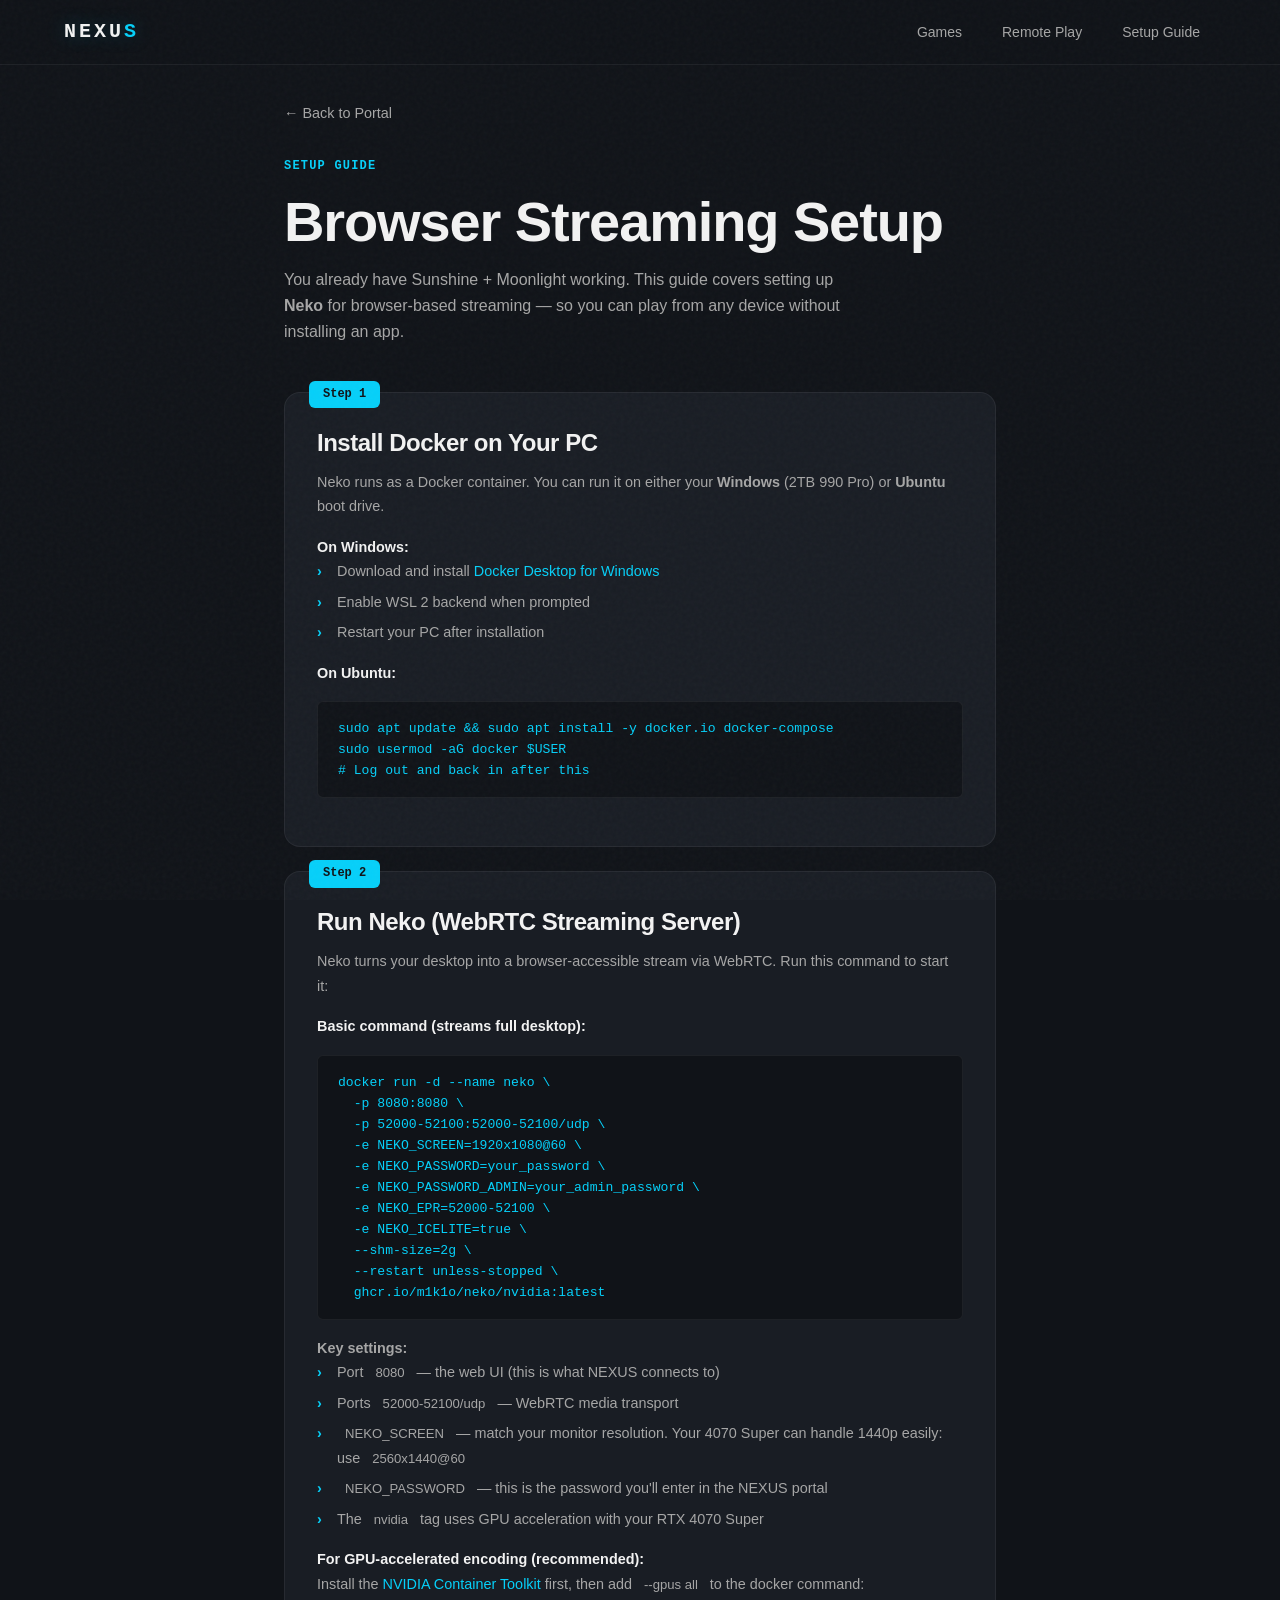
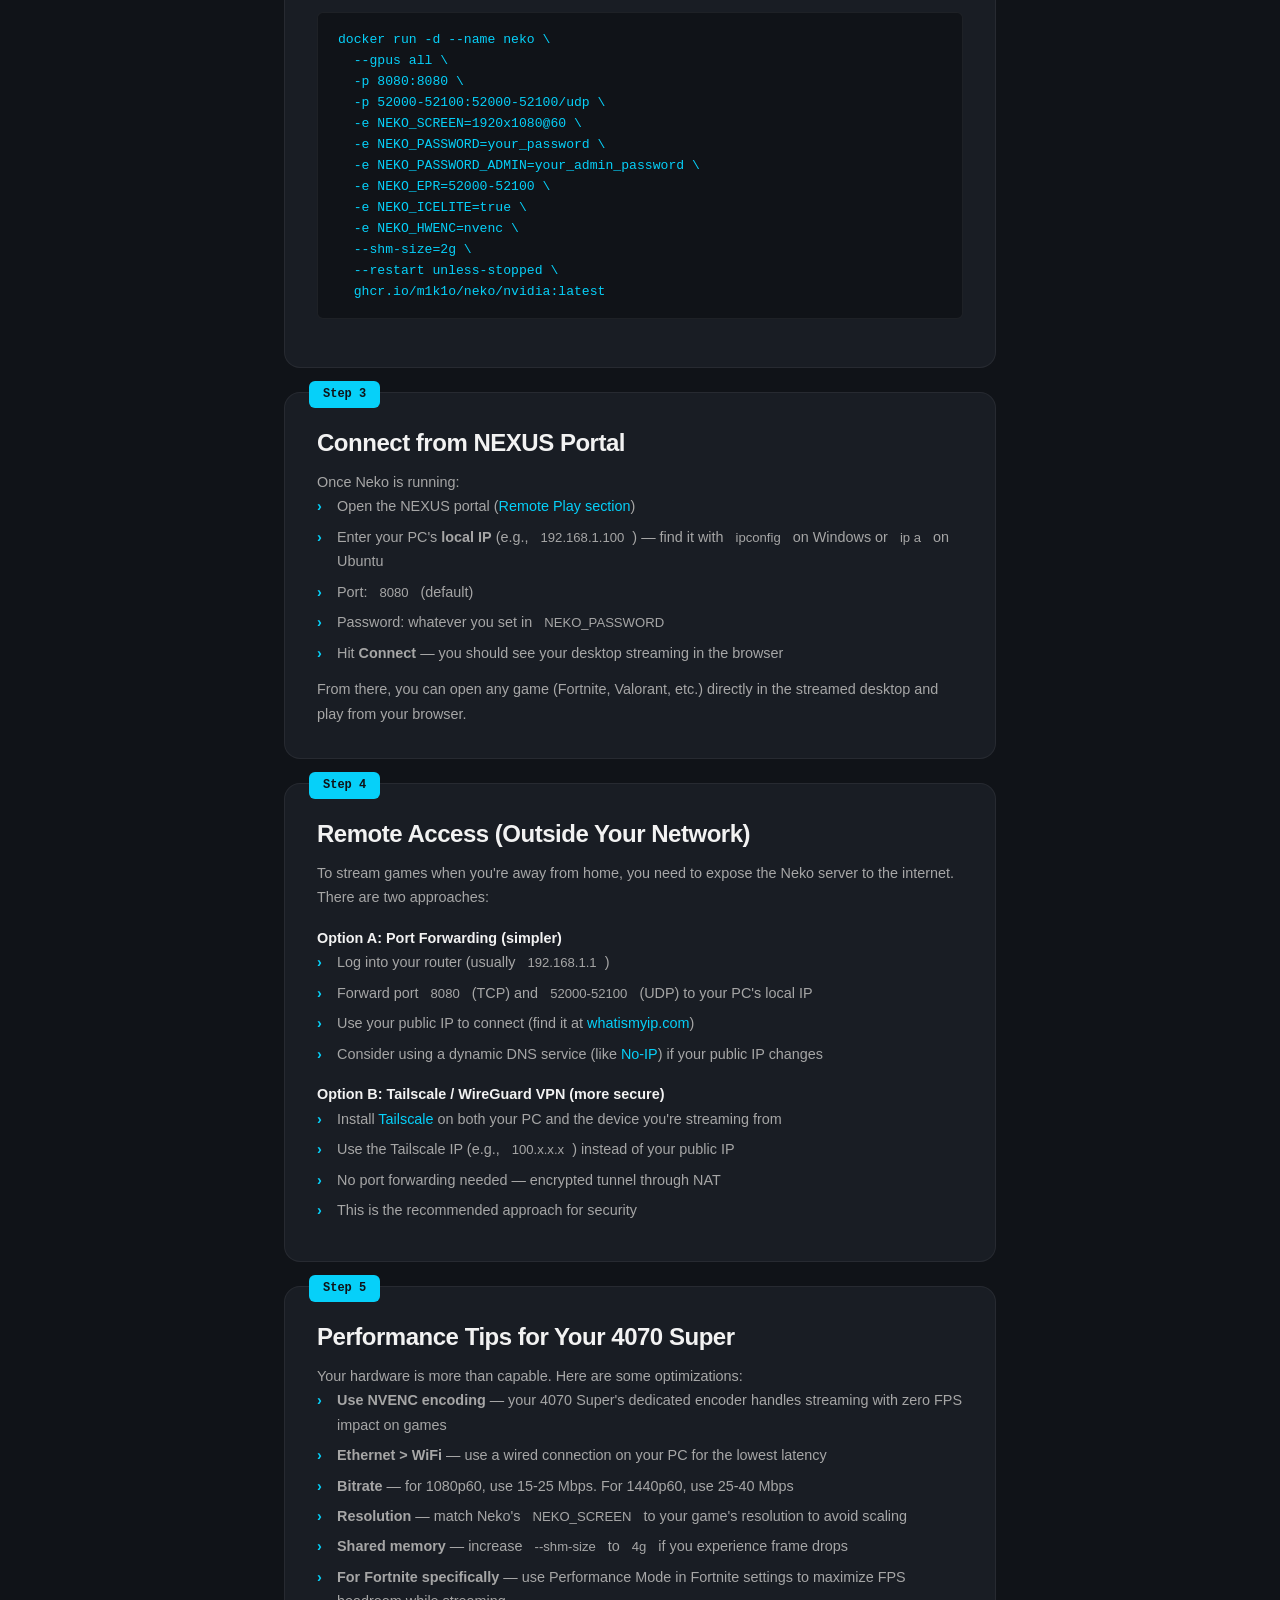
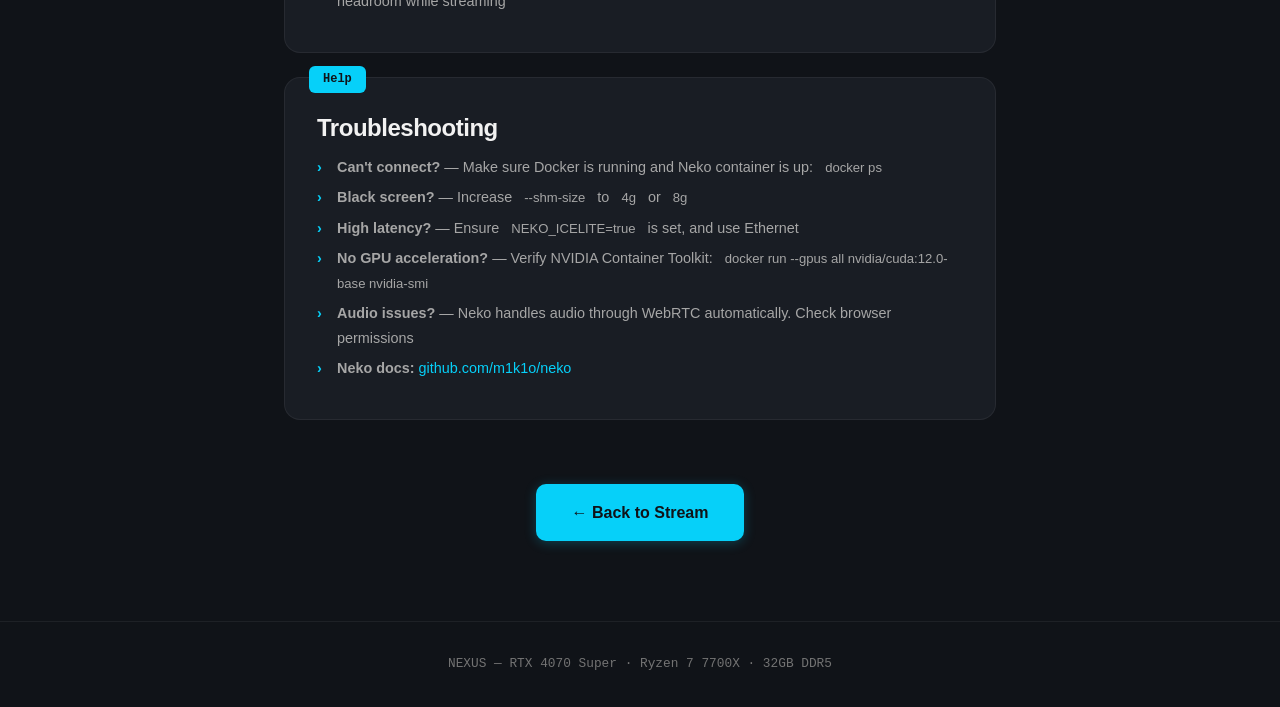
<file: setup-guide.html>
<!DOCTYPE html>
<html lang="en">
<head>
  <meta charset="UTF-8">
  <meta name="viewport" content="width=device-width, initial-scale=1.0">
  <meta name="description" content="NEXUS Setup Guide — Configure browser-based game streaming with Neko and WebRTC.">
  <title>NEXUS — Setup Guide</title>
  <link rel="stylesheet" href="styles.css">
  <link rel="icon" href="data:image/svg+xml,<svg xmlns='http://www.w3.org/2000/svg' viewBox='0 0 100 100'><text y='.9em' font-size='90'>🎮</text></svg>">
</head>
<body>
  <!-- Navigation -->
  <nav class="nav">
    <div class="container nav-inner">
      <a href="index.html" class="nav-logo">NEXU<span>S</span></a>
      <ul class="nav-links">
        <li><a href="index.html#games">Games</a></li>
        <li><a href="index.html#stream">Remote Play</a></li>
        <li><a href="setup-guide.html">Setup Guide</a></li>
      </ul>
    </div>
  </nav>

  <div class="container guide-content">
    <a href="index.html" class="back-link">← Back to Portal</a>

    <div class="section-header">
      <div class="section-label">Setup Guide</div>
      <h1 class="section-title">Browser Streaming Setup</h1>
      <p class="section-desc">
        You already have Sunshine + Moonlight working. This guide covers setting up 
        <strong>Neko</strong> for browser-based streaming — so you can play from any device without installing an app.
      </p>
    </div>

    <!-- Step 1: Install Docker -->
    <div class="guide-step">
      <div class="guide-step-number">Step 1</div>
      <h3>Install Docker on Your PC</h3>
      <p>Neko runs as a Docker container. You can run it on either your <strong>Windows</strong> (2TB 990 Pro) or <strong>Ubuntu</strong> boot drive.</p>
      
      <p style="margin-top: 16px; font-weight: 600; color: var(--text-primary);">On Windows:</p>
      <ul>
        <li>Download and install <a href="https://www.docker.com/products/docker-desktop/" target="_blank" rel="noopener">Docker Desktop for Windows</a></li>
        <li>Enable WSL 2 backend when prompted</li>
        <li>Restart your PC after installation</li>
      </ul>

      <p style="margin-top: 16px; font-weight: 600; color: var(--text-primary);">On Ubuntu:</p>
      <code>sudo apt update && sudo apt install -y docker.io docker-compose
sudo usermod -aG docker $USER
# Log out and back in after this</code>
    </div>

    <!-- Step 2: Run Neko -->
    <div class="guide-step">
      <div class="guide-step-number">Step 2</div>
      <h3>Run Neko (WebRTC Streaming Server)</h3>
      <p>Neko turns your desktop into a browser-accessible stream via WebRTC. Run this command to start it:</p>

      <p style="margin-top: 16px; font-weight: 600; color: var(--text-primary);">Basic command (streams full desktop):</p>
      <code>docker run -d --name neko \
  -p 8080:8080 \
  -p 52000-52100:52000-52100/udp \
  -e NEKO_SCREEN=1920x1080@60 \
  -e NEKO_PASSWORD=your_password \
  -e NEKO_PASSWORD_ADMIN=your_admin_password \
  -e NEKO_EPR=52000-52100 \
  -e NEKO_ICELITE=true \
  --shm-size=2g \
  --restart unless-stopped \
  ghcr.io/m1k1o/neko/nvidia:latest</code>

      <p style="margin-top: 16px;">
        <strong>Key settings:</strong>
      </p>
      <ul>
        <li>Port <span class="inline-code">8080</span> — the web UI (this is what NEXUS connects to)</li>
        <li>Ports <span class="inline-code">52000-52100/udp</span> — WebRTC media transport</li>
        <li><span class="inline-code">NEKO_SCREEN</span> — match your monitor resolution. Your 4070 Super can handle 1440p easily: use <span class="inline-code">2560x1440@60</span></li>
        <li><span class="inline-code">NEKO_PASSWORD</span> — this is the password you'll enter in the NEXUS portal</li>
        <li>The <span class="inline-code">nvidia</span> tag uses GPU acceleration with your RTX 4070 Super</li>
      </ul>

      <p style="margin-top: 16px; font-weight: 600; color: var(--text-primary);">For GPU-accelerated encoding (recommended):</p>
      <p>Install the <a href="https://docs.nvidia.com/datacenter/cloud-native/container-toolkit/install-guide.html" target="_blank" rel="noopener">NVIDIA Container Toolkit</a> first, then add <span class="inline-code">--gpus all</span> to the docker command:</p>
      <code>docker run -d --name neko \
  --gpus all \
  -p 8080:8080 \
  -p 52000-52100:52000-52100/udp \
  -e NEKO_SCREEN=1920x1080@60 \
  -e NEKO_PASSWORD=your_password \
  -e NEKO_PASSWORD_ADMIN=your_admin_password \
  -e NEKO_EPR=52000-52100 \
  -e NEKO_ICELITE=true \
  -e NEKO_HWENC=nvenc \
  --shm-size=2g \
  --restart unless-stopped \
  ghcr.io/m1k1o/neko/nvidia:latest</code>
    </div>

    <!-- Step 3: Connect from NEXUS -->
    <div class="guide-step">
      <div class="guide-step-number">Step 3</div>
      <h3>Connect from NEXUS Portal</h3>
      <p>Once Neko is running:</p>
      <ul>
        <li>Open the NEXUS portal (<a href="index.html#stream">Remote Play section</a>)</li>
        <li>Enter your PC's <strong>local IP</strong> (e.g., <span class="inline-code">192.168.1.100</span>) — find it with <span class="inline-code">ipconfig</span> on Windows or <span class="inline-code">ip a</span> on Ubuntu</li>
        <li>Port: <span class="inline-code">8080</span> (default)</li>
        <li>Password: whatever you set in <span class="inline-code">NEKO_PASSWORD</span></li>
        <li>Hit <strong>Connect</strong> — you should see your desktop streaming in the browser</li>
      </ul>
      <p style="margin-top: 12px;">From there, you can open any game (Fortnite, Valorant, etc.) directly in the streamed desktop and play from your browser.</p>
    </div>

    <!-- Step 4: Remote Access -->
    <div class="guide-step">
      <div class="guide-step-number">Step 4</div>
      <h3>Remote Access (Outside Your Network)</h3>
      <p>To stream games when you're away from home, you need to expose the Neko server to the internet. There are two approaches:</p>

      <p style="margin-top: 16px; font-weight: 600; color: var(--text-primary);">Option A: Port Forwarding (simpler)</p>
      <ul>
        <li>Log into your router (usually <span class="inline-code">192.168.1.1</span>)</li>
        <li>Forward port <span class="inline-code">8080</span> (TCP) and <span class="inline-code">52000-52100</span> (UDP) to your PC's local IP</li>
        <li>Use your public IP to connect (find it at <a href="https://whatismyip.com" target="_blank" rel="noopener">whatismyip.com</a>)</li>
        <li>Consider using a dynamic DNS service (like <a href="https://www.noip.com/" target="_blank" rel="noopener">No-IP</a>) if your public IP changes</li>
      </ul>

      <p style="margin-top: 16px; font-weight: 600; color: var(--text-primary);">Option B: Tailscale / WireGuard VPN (more secure)</p>
      <ul>
        <li>Install <a href="https://tailscale.com/" target="_blank" rel="noopener">Tailscale</a> on both your PC and the device you're streaming from</li>
        <li>Use the Tailscale IP (e.g., <span class="inline-code">100.x.x.x</span>) instead of your public IP</li>
        <li>No port forwarding needed — encrypted tunnel through NAT</li>
        <li>This is the recommended approach for security</li>
      </ul>
    </div>

    <!-- Step 5: Performance Tips -->
    <div class="guide-step">
      <div class="guide-step-number">Step 5</div>
      <h3>Performance Tips for Your 4070 Super</h3>
      <p>Your hardware is more than capable. Here are some optimizations:</p>
      <ul>
        <li><strong>Use NVENC encoding</strong> — your 4070 Super's dedicated encoder handles streaming with zero FPS impact on games</li>
        <li><strong>Ethernet &gt; WiFi</strong> — use a wired connection on your PC for the lowest latency</li>
        <li><strong>Bitrate</strong> — for 1080p60, use 15-25 Mbps. For 1440p60, use 25-40 Mbps</li>
        <li><strong>Resolution</strong> — match Neko's <span class="inline-code">NEKO_SCREEN</span> to your game's resolution to avoid scaling</li>
        <li><strong>Shared memory</strong> — increase <span class="inline-code">--shm-size</span> to <span class="inline-code">4g</span> if you experience frame drops</li>
        <li><strong>For Fortnite specifically</strong> — use Performance Mode in Fortnite settings to maximize FPS headroom while streaming</li>
      </ul>
    </div>

    <!-- Troubleshooting -->
    <div class="guide-step">
      <div class="guide-step-number">Help</div>
      <h3>Troubleshooting</h3>
      <ul>
        <li><strong>Can't connect?</strong> — Make sure Docker is running and Neko container is up: <span class="inline-code">docker ps</span></li>
        <li><strong>Black screen?</strong> — Increase <span class="inline-code">--shm-size</span> to <span class="inline-code">4g</span> or <span class="inline-code">8g</span></li>
        <li><strong>High latency?</strong> — Ensure <span class="inline-code">NEKO_ICELITE=true</span> is set, and use Ethernet</li>
        <li><strong>No GPU acceleration?</strong> — Verify NVIDIA Container Toolkit: <span class="inline-code">docker run --gpus all nvidia/cuda:12.0-base nvidia-smi</span></li>
        <li><strong>Audio issues?</strong> — Neko handles audio through WebRTC automatically. Check browser permissions</li>
        <li><strong>Neko docs:</strong> <a href="https://github.com/m1k1o/neko" target="_blank" rel="noopener">github.com/m1k1o/neko</a></li>
      </ul>
    </div>

    <div style="text-align: center; padding: 40px 0 80px;">
      <a href="index.html#stream" class="btn btn-primary btn-lg">← Back to Stream</a>
    </div>
  </div>

  <!-- Footer -->
  <footer class="footer">
    <div class="container">
      <p>NEXUS — RTX 4070 Super · Ryzen 7 7700X · 32GB DDR5</p>
    </div>
  </footer>
</body>
</html>
</file>
<file: styles.css>
/* ============================================
   NEXUS Gaming Portal — Design System
   ============================================ */

/* Fonts are intentionally NOT fetched from the network: this file must be
   fully self-contained so it renders when embedded on a locked-down network.
   The --font-sans / --font-mono stacks below fall back to the OS UI + mono
   faces, which are close enough and cost zero external requests. */

/* --- Custom Properties --- */
:root {
  --bg-primary: hsl(220, 20%, 8%);
  --bg-secondary: hsl(220, 18%, 12%);
  --bg-tertiary: hsl(220, 16%, 16%);
  --bg-elevated: hsl(220, 16%, 18%);

  --accent: hsl(190, 95%, 50%);
  --accent-dim: hsl(190, 80%, 35%);
  --accent-glow: hsla(190, 95%, 50%, 0.25);
  --accent-subtle: hsla(190, 95%, 50%, 0.08);

  --text-primary: hsl(0, 0%, 95%);
  --text-secondary: hsl(0, 0%, 65%);
  --text-tertiary: hsl(0, 0%, 45%);

  --success: hsl(145, 65%, 45%);
  --success-glow: hsla(145, 65%, 45%, 0.2);
  --warning: hsl(40, 90%, 55%);
  --danger: hsl(0, 70%, 55%);
  --danger-glow: hsla(0, 70%, 55%, 0.2);

  --border-subtle: hsla(0, 0%, 100%, 0.06);
  --border-light: hsla(0, 0%, 100%, 0.1);

  --radius-sm: 6px;
  --radius-md: 10px;
  --radius-lg: 16px;
  --radius-xl: 24px;

  --shadow-sm: 0 1px 3px hsla(0, 0%, 0%, 0.3);
  --shadow-md: 0 4px 16px hsla(0, 0%, 0%, 0.4);
  --shadow-lg: 0 8px 32px hsla(0, 0%, 0%, 0.5);
  --shadow-glow: 0 0 24px var(--accent-glow);

  --transition-fast: 150ms ease;
  --transition-base: 250ms ease;
  --transition-slow: 400ms ease;

  --font-sans: 'Inter', -apple-system, BlinkMacSystemFont, sans-serif;
  --font-mono: 'JetBrains Mono', 'Fira Code', monospace;
}

/* --- Reset & Base --- */
*, *::before, *::after {
  box-sizing: border-box;
  margin: 0;
  padding: 0;
}

html {
  scroll-behavior: smooth;
  -webkit-font-smoothing: antialiased;
  -moz-osx-font-smoothing: grayscale;
}

body {
  font-family: var(--font-sans);
  background-color: var(--bg-primary);
  color: var(--text-primary);
  line-height: 1.6;
  min-height: 100vh;
  overflow-x: hidden;
}

/* Subtle noise texture overlay */
body::before {
  content: '';
  position: fixed;
  inset: 0;
  background-image: url("data:image/svg+xml,%3Csvg viewBox='0 0 256 256' xmlns='http://www.w3.org/2000/svg'%3E%3Cfilter id='noise'%3E%3CfeTurbulence type='fractalNoise' baseFrequency='0.9' numOctaves='4' stitchTiles='stitch'/%3E%3C/filter%3E%3Crect width='100%25' height='100%25' filter='url(%23noise)' opacity='0.03'/%3E%3C/svg%3E");
  pointer-events: none;
  z-index: 9999;
}

a {
  color: var(--accent);
  text-decoration: none;
  transition: color var(--transition-fast);
}

a:hover {
  color: var(--text-primary);
}

img {
  max-width: 100%;
  display: block;
}

/* --- Typography --- */
h1, h2, h3, h4, h5, h6 {
  font-weight: 700;
  line-height: 1.2;
  letter-spacing: -0.02em;
}

h1 { font-size: clamp(2rem, 5vw, 3.5rem); }
h2 { font-size: clamp(1.5rem, 3vw, 2.25rem); }
h3 { font-size: clamp(1.15rem, 2vw, 1.5rem); }

.mono {
  font-family: var(--font-mono);
  letter-spacing: -0.03em;
}

/* --- Layout --- */
.container {
  width: 100%;
  max-width: 1200px;
  margin: 0 auto;
  padding: 0 24px;
}

section {
  padding: 80px 0;
}

/* --- Navigation --- */
.nav {
  position: fixed;
  top: 0;
  left: 0;
  right: 0;
  z-index: 1000;
  background: hsla(220, 20%, 8%, 0.85);
  backdrop-filter: blur(20px);
  -webkit-backdrop-filter: blur(20px);
  border-bottom: 1px solid var(--border-subtle);
  transition: background var(--transition-base);
}

.nav-inner {
  display: flex;
  align-items: center;
  justify-content: space-between;
  height: 64px;
}

.nav-logo {
  font-family: var(--font-mono);
  font-size: 1.25rem;
  font-weight: 800;
  letter-spacing: 0.15em;
  color: var(--text-primary);
  text-shadow: 0 0 20px var(--accent-glow);
}

.nav-logo span {
  color: var(--accent);
}

.nav-links {
  display: flex;
  align-items: center;
  gap: 8px;
  list-style: none;
}

.nav-links a {
  display: block;
  padding: 8px 16px;
  font-size: 0.875rem;
  font-weight: 500;
  color: var(--text-secondary);
  border-radius: var(--radius-sm);
  transition: all var(--transition-fast);
}

.nav-links a:hover {
  color: var(--text-primary);
  background: var(--accent-subtle);
}

.nav-status {
  display: flex;
  align-items: center;
  gap: 8px;
  font-size: 0.75rem;
  font-family: var(--font-mono);
  color: var(--text-tertiary);
}

.status-dot {
  width: 7px;
  height: 7px;
  border-radius: 50%;
  background: var(--success);
  box-shadow: 0 0 8px var(--success-glow);
  animation: pulse-dot 2s ease infinite;
}

.status-dot.offline {
  background: var(--danger);
  box-shadow: 0 0 8px var(--danger-glow);
}

.status-dot.connecting {
  background: var(--warning);
  animation: pulse-dot 0.8s ease infinite;
}

@keyframes pulse-dot {
  0%, 100% { opacity: 1; }
  50% { opacity: 0.4; }
}

/* Mobile nav toggle */
.nav-toggle {
  display: none;
  background: none;
  border: none;
  color: var(--text-secondary);
  font-size: 1.5rem;
  cursor: pointer;
  padding: 4px;
}

/* --- Hero --- */
.hero {
  padding: 160px 0 100px;
  text-align: center;
  position: relative;
}

.hero::after {
  content: '';
  position: absolute;
  top: 80px;
  left: 50%;
  transform: translateX(-50%);
  width: 600px;
  height: 400px;
  background: radial-gradient(ellipse, var(--accent-glow), transparent 70%);
  opacity: 0.3;
  pointer-events: none;
}

.hero-tagline {
  font-weight: 800;
  margin-bottom: 16px;
  position: relative;
  z-index: 1;
}

.hero-subtitle {
  font-size: clamp(1rem, 2vw, 1.2rem);
  color: var(--text-secondary);
  max-width: 520px;
  margin: 0 auto 32px;
  font-weight: 400;
  position: relative;
  z-index: 1;
}

.hero-specs {
  display: inline-flex;
  align-items: center;
  gap: 12px;
  padding: 10px 20px;
  background: var(--bg-secondary);
  border: 1px solid var(--border-subtle);
  border-radius: var(--radius-xl);
  font-family: var(--font-mono);
  font-size: 0.8rem;
  color: var(--text-secondary);
  margin-bottom: 40px;
  position: relative;
  z-index: 1;
}

.hero-specs .spec-divider {
  width: 4px;
  height: 4px;
  border-radius: 50%;
  background: var(--text-tertiary);
}

.hero-actions {
  display: flex;
  gap: 16px;
  justify-content: center;
  flex-wrap: wrap;
  position: relative;
  z-index: 1;
}

/* --- Buttons --- */
.btn {
  display: inline-flex;
  align-items: center;
  gap: 8px;
  padding: 12px 28px;
  font-family: var(--font-sans);
  font-size: 0.9rem;
  font-weight: 600;
  border-radius: var(--radius-md);
  border: none;
  cursor: pointer;
  transition: all var(--transition-base);
  text-decoration: none;
  white-space: nowrap;
}

.btn:active {
  transform: scale(0.97);
}

.btn-primary {
  background: var(--accent);
  color: hsl(220, 20%, 8%);
  box-shadow: 0 2px 12px var(--accent-glow);
}

.btn-primary:hover {
  background: hsl(190, 95%, 58%);
  box-shadow: 0 4px 24px var(--accent-glow);
  color: hsl(220, 20%, 8%);
  transform: translateY(-1px);
}

.btn-secondary {
  background: var(--bg-tertiary);
  color: var(--text-primary);
  border: 1px solid var(--border-light);
}

.btn-secondary:hover {
  background: var(--bg-elevated);
  border-color: var(--accent-dim);
  color: var(--text-primary);
  transform: translateY(-1px);
}

.btn-ghost {
  background: transparent;
  color: var(--text-secondary);
  border: 1px solid var(--border-subtle);
  padding: 8px 16px;
  font-size: 0.8rem;
}

.btn-ghost:hover {
  color: var(--text-primary);
  border-color: var(--border-light);
  background: var(--accent-subtle);
}

.btn-danger {
  background: var(--danger);
  color: white;
}

.btn-danger:hover {
  background: hsl(0, 70%, 62%);
  box-shadow: 0 4px 24px var(--danger-glow);
}

.btn-sm {
  padding: 8px 16px;
  font-size: 0.8rem;
  border-radius: var(--radius-sm);
}

.btn-lg {
  padding: 16px 36px;
  font-size: 1rem;
}

/* --- Section Headers --- */
.section-header {
  margin-bottom: 48px;
}

.section-label {
  font-family: var(--font-mono);
  font-size: 0.75rem;
  font-weight: 600;
  text-transform: uppercase;
  letter-spacing: 0.1em;
  color: var(--accent);
  margin-bottom: 12px;
}

.section-title {
  margin-bottom: 12px;
}

.section-desc {
  color: var(--text-secondary);
  max-width: 560px;
  font-size: 1rem;
}

/* --- Game Cards --- */
.games-grid {
  display: grid;
  grid-template-columns: repeat(auto-fill, minmax(270px, 1fr));
  gap: 20px;
}

.game-card {
  background: hsla(220, 18%, 14%, 0.7);
  backdrop-filter: blur(12px);
  -webkit-backdrop-filter: blur(12px);
  border: 1px solid var(--border-subtle);
  border-radius: var(--radius-lg);
  overflow: hidden;
  transition: all var(--transition-base);
  cursor: default;
}

.game-card:hover {
  border-color: hsla(190, 95%, 50%, 0.15);
  box-shadow: 0 8px 32px hsla(0, 0%, 0%, 0.4), inset 0 1px 0 hsla(0, 0%, 100%, 0.04);
  transform: translateY(-4px);
}

.game-card-banner {
  height: 140px;
  position: relative;
  display: flex;
  align-items: center;
  justify-content: center;
  overflow: hidden;
}

.game-card-banner .game-icon {
  font-size: 3rem;
  position: relative;
  z-index: 1;
  filter: drop-shadow(0 4px 12px hsla(0,0%,0%,0.5));
}

.game-card-body {
  padding: 20px;
}

.game-card-title {
  font-size: 1.05rem;
  font-weight: 700;
  margin-bottom: 6px;
}

.game-card-platform {
  display: inline-flex;
  align-items: center;
  gap: 4px;
  font-family: var(--font-mono);
  font-size: 0.7rem;
  font-weight: 500;
  color: var(--text-tertiary);
  background: var(--bg-primary);
  padding: 3px 10px;
  border-radius: var(--radius-sm);
  margin-bottom: 16px;
  text-transform: uppercase;
  letter-spacing: 0.05em;
}

.game-card-actions {
  display: flex;
  gap: 8px;
}

.game-card-actions .btn {
  flex: 1;
  justify-content: center;
  font-size: 0.78rem;
  padding: 9px 12px;
}

/* --- Stream Panel --- */
.stream-section {
  position: relative;
}

.stream-layout {
  display: grid;
  grid-template-columns: 360px 1fr;
  gap: 24px;
  align-items: start;
}

.stream-controls {
  background: var(--bg-secondary);
  border: 1px solid var(--border-subtle);
  border-radius: var(--radius-lg);
  padding: 28px;
  position: sticky;
  top: 88px;
}

.stream-controls h3 {
  margin-bottom: 24px;
  display: flex;
  align-items: center;
  gap: 10px;
}

.input-group {
  margin-bottom: 16px;
}

.input-group label {
  display: block;
  font-size: 0.8rem;
  font-weight: 500;
  color: var(--text-secondary);
  margin-bottom: 6px;
  font-family: var(--font-mono);
}

.input-group input {
  width: 100%;
  padding: 10px 14px;
  background: var(--bg-primary);
  border: 1px solid var(--border-subtle);
  border-radius: var(--radius-sm);
  color: var(--text-primary);
  font-family: var(--font-mono);
  font-size: 0.9rem;
  transition: border-color var(--transition-fast);
  outline: none;
}

.input-group input:focus {
  border-color: var(--accent-dim);
  box-shadow: 0 0 0 3px var(--accent-glow);
}

.input-group input::placeholder {
  color: var(--text-tertiary);
}

.input-row {
  display: grid;
  grid-template-columns: 2fr 1fr;
  gap: 12px;
}

.stream-connect-btn {
  width: 100%;
  margin-top: 8px;
}

.stream-status {
  display: flex;
  align-items: center;
  gap: 8px;
  margin-top: 20px;
  padding: 12px 16px;
  background: var(--bg-primary);
  border-radius: var(--radius-sm);
  font-size: 0.82rem;
  font-family: var(--font-mono);
  color: var(--text-secondary);
}

.stream-status.connected {
  border: 1px solid hsla(145, 65%, 45%, 0.2);
  color: var(--success);
}

.stream-status.error {
  border: 1px solid hsla(0, 70%, 55%, 0.2);
  color: var(--danger);
}

.stream-viewport {
  background: var(--bg-secondary);
  border: 1px solid var(--border-subtle);
  border-radius: var(--radius-lg);
  overflow: hidden;
  position: relative;
  min-height: 500px;
}

.stream-viewport-placeholder {
  display: flex;
  flex-direction: column;
  align-items: center;
  justify-content: center;
  min-height: 500px;
  color: var(--text-tertiary);
  gap: 16px;
  padding: 40px;
  text-align: center;
}

.stream-viewport-placeholder .placeholder-icon {
  font-size: 3.5rem;
  opacity: 0.3;
}

.stream-viewport-placeholder p {
  max-width: 340px;
  font-size: 0.9rem;
  line-height: 1.6;
}

.stream-viewport iframe {
  width: 100%;
  height: 100%;
  min-height: 500px;
  border: none;
  display: none;
}

.stream-viewport iframe.active {
  display: block;
}

.stream-toolbar {
  position: absolute;
  top: 12px;
  right: 12px;
  display: flex;
  gap: 8px;
  z-index: 10;
  /* Always visible: hover-only controls are undiscoverable, and unreachable
     entirely on touch devices. */
  opacity: 0.65;
  transition: opacity var(--transition-fast);
}

.stream-viewport:hover .stream-toolbar,
.stream-toolbar:focus-within {
  opacity: 1;
}

/* --- Methods (Moonlight / Browser) --- */
.methods-grid {
  display: grid;
  grid-template-columns: 1fr 1fr;
  gap: 24px;
  margin-top: 48px;
}

.method-card {
  background: var(--bg-secondary);
  border: 1px solid var(--border-subtle);
  border-radius: var(--radius-lg);
  padding: 32px;
  transition: all var(--transition-base);
}

.method-card:hover {
  border-color: var(--border-light);
}

.method-card.recommended {
  border-color: hsla(190, 95%, 50%, 0.15);
  background: hsla(190, 95%, 50%, 0.03);
}

.method-badge {
  display: inline-block;
  font-family: var(--font-mono);
  font-size: 0.65rem;
  font-weight: 700;
  text-transform: uppercase;
  letter-spacing: 0.1em;
  padding: 4px 10px;
  border-radius: var(--radius-sm);
  margin-bottom: 16px;
}

.method-badge.primary {
  background: var(--accent-subtle);
  color: var(--accent);
  border: 1px solid hsla(190, 95%, 50%, 0.15);
}

.method-badge.secondary {
  background: var(--bg-tertiary);
  color: var(--text-secondary);
}

.method-card h3 {
  margin-bottom: 8px;
}

.method-card p {
  color: var(--text-secondary);
  font-size: 0.9rem;
  margin-bottom: 20px;
}

.method-features {
  list-style: none;
  margin-bottom: 24px;
}

.method-features li {
  position: relative;
  padding-left: 20px;
  font-size: 0.85rem;
  color: var(--text-secondary);
  margin-bottom: 8px;
}

.method-features li::before {
  content: '✓';
  position: absolute;
  left: 0;
  color: var(--accent);
  font-weight: 700;
  font-size: 0.75rem;
}

.download-links {
  display: flex;
  flex-wrap: wrap;
  gap: 8px;
}

/* --- Search Bar --- */
.search-bar {
  position: relative;
  margin-bottom: 32px;
  max-width: 400px;
}

.search-bar input {
  width: 100%;
  padding: 12px 16px 12px 44px;
  background: var(--bg-secondary);
  border: 1px solid var(--border-subtle);
  border-radius: var(--radius-md);
  color: var(--text-primary);
  font-family: var(--font-sans);
  font-size: 0.9rem;
  outline: none;
  transition: all var(--transition-fast);
}

.search-bar input:focus {
  border-color: var(--accent-dim);
  box-shadow: 0 0 0 3px var(--accent-glow);
}

.search-bar input::placeholder {
  color: var(--text-tertiary);
}

.search-bar .search-icon {
  position: absolute;
  left: 14px;
  top: 50%;
  transform: translateY(-50%);
  color: var(--text-tertiary);
  font-size: 1rem;
  pointer-events: none;
}

/* --- Footer --- */
.footer {
  padding: 32px 0;
  border-top: 1px solid var(--border-subtle);
  text-align: center;
}

.footer p {
  font-size: 0.8rem;
  font-family: var(--font-mono);
  color: var(--text-tertiary);
}

/* --- Fullscreen Stream --- */
.stream-fullscreen {
  position: fixed;
  inset: 0;
  z-index: 10000;
  background: black;
  display: none;
}

.stream-fullscreen.active {
  display: block;
}

.stream-fullscreen iframe {
  width: 100%;
  height: 100%;
  border: none;
}

.stream-fullscreen .exit-fullscreen {
  position: absolute;
  top: 16px;
  right: 16px;
  z-index: 10001;
  opacity: 0;
  transition: opacity var(--transition-fast);
}

.stream-fullscreen:hover .exit-fullscreen {
  opacity: 1;
}

/* --- Animations --- */
@keyframes fade-in-up {
  from {
    opacity: 0;
    transform: translateY(20px);
  }
  to {
    opacity: 1;
    transform: translateY(0);
  }
}

.animate-in {
  animation: fade-in-up 0.6s ease forwards;
  opacity: 0;
}

.animate-in:nth-child(1) { animation-delay: 0.05s; }
.animate-in:nth-child(2) { animation-delay: 0.1s; }
.animate-in:nth-child(3) { animation-delay: 0.15s; }
.animate-in:nth-child(4) { animation-delay: 0.2s; }
.animate-in:nth-child(5) { animation-delay: 0.25s; }
.animate-in:nth-child(6) { animation-delay: 0.3s; }
.animate-in:nth-child(7) { animation-delay: 0.35s; }
.animate-in:nth-child(8) { animation-delay: 0.4s; }

/* --- Loading Spinner --- */
.spinner {
  width: 18px;
  height: 18px;
  border: 2px solid transparent;
  border-top-color: currentColor;
  border-radius: 50%;
  animation: spin 0.7s linear infinite;
  display: none;
}

.btn.loading .spinner {
  display: inline-block;
}

.btn.loading .btn-label {
  display: none;
}

@keyframes spin {
  to { transform: rotate(360deg); }
}

/* --- Setup Guide Styles --- */
.guide-content {
  max-width: 760px;
  margin: 0 auto;
  padding-top: 100px;
}

.guide-step {
  background: var(--bg-secondary);
  border: 1px solid var(--border-subtle);
  border-radius: var(--radius-lg);
  padding: 32px;
  margin-bottom: 24px;
  position: relative;
}

.guide-step-number {
  position: absolute;
  top: -12px;
  left: 24px;
  background: var(--accent);
  color: var(--bg-primary);
  font-family: var(--font-mono);
  font-size: 0.75rem;
  font-weight: 700;
  padding: 4px 14px;
  border-radius: var(--radius-sm);
}

.guide-step h3 {
  margin-bottom: 12px;
  margin-top: 4px;
}

.guide-step p,
.guide-step li {
  color: var(--text-secondary);
  font-size: 0.9rem;
  line-height: 1.7;
}

.guide-step ul {
  list-style: none;
  padding: 0;
}

.guide-step ul li {
  padding-left: 20px;
  position: relative;
  margin-bottom: 6px;
}

.guide-step ul li::before {
  content: '›';
  position: absolute;
  left: 0;
  color: var(--accent);
  font-weight: 700;
}

.guide-step code {
  display: block;
  background: var(--bg-primary);
  padding: 16px 20px;
  border-radius: var(--radius-sm);
  font-family: var(--font-mono);
  font-size: 0.82rem;
  color: var(--accent);
  margin: 16px 0;
  overflow-x: auto;
  border: 1px solid var(--border-subtle);
  white-space: pre-wrap;
  word-break: break-all;
}

.guide-step .inline-code {
  display: inline;
  padding: 2px 8px;
  font-size: 0.82rem;
  margin: 0;
}

.back-link {
  display: inline-flex;
  align-items: center;
  gap: 6px;
  margin-bottom: 32px;
  font-size: 0.9rem;
  color: var(--text-secondary);
}

.back-link:hover {
  color: var(--accent);
}

/* --- Responsive --- */
@media (max-width: 900px) {
  .stream-layout {
    grid-template-columns: 1fr;
  }

  .stream-controls {
    position: static;
  }

  .methods-grid {
    grid-template-columns: 1fr;
  }
}

@media (max-width: 768px) {
  .nav-links {
    display: none;
    position: absolute;
    top: 64px;
    left: 0;
    right: 0;
    flex-direction: column;
    background: hsla(220, 20%, 8%, 0.95);
    backdrop-filter: blur(20px);
    -webkit-backdrop-filter: blur(20px);
    border-bottom: 1px solid var(--border-subtle);
    padding: 16px;
    gap: 4px;
  }

  .nav-links.open {
    display: flex;
  }

  .nav-toggle {
    display: block;
  }

  .nav-status {
    display: none;
  }

  section {
    padding: 60px 0;
  }

  .hero {
    padding: 120px 0 60px;
  }

  .hero-specs {
    flex-wrap: wrap;
    justify-content: center;
    font-size: 0.7rem;
    gap: 6px;
  }

  .games-grid {
    grid-template-columns: 1fr;
  }

  .input-row {
    grid-template-columns: 1fr;
  }
}
</file>
